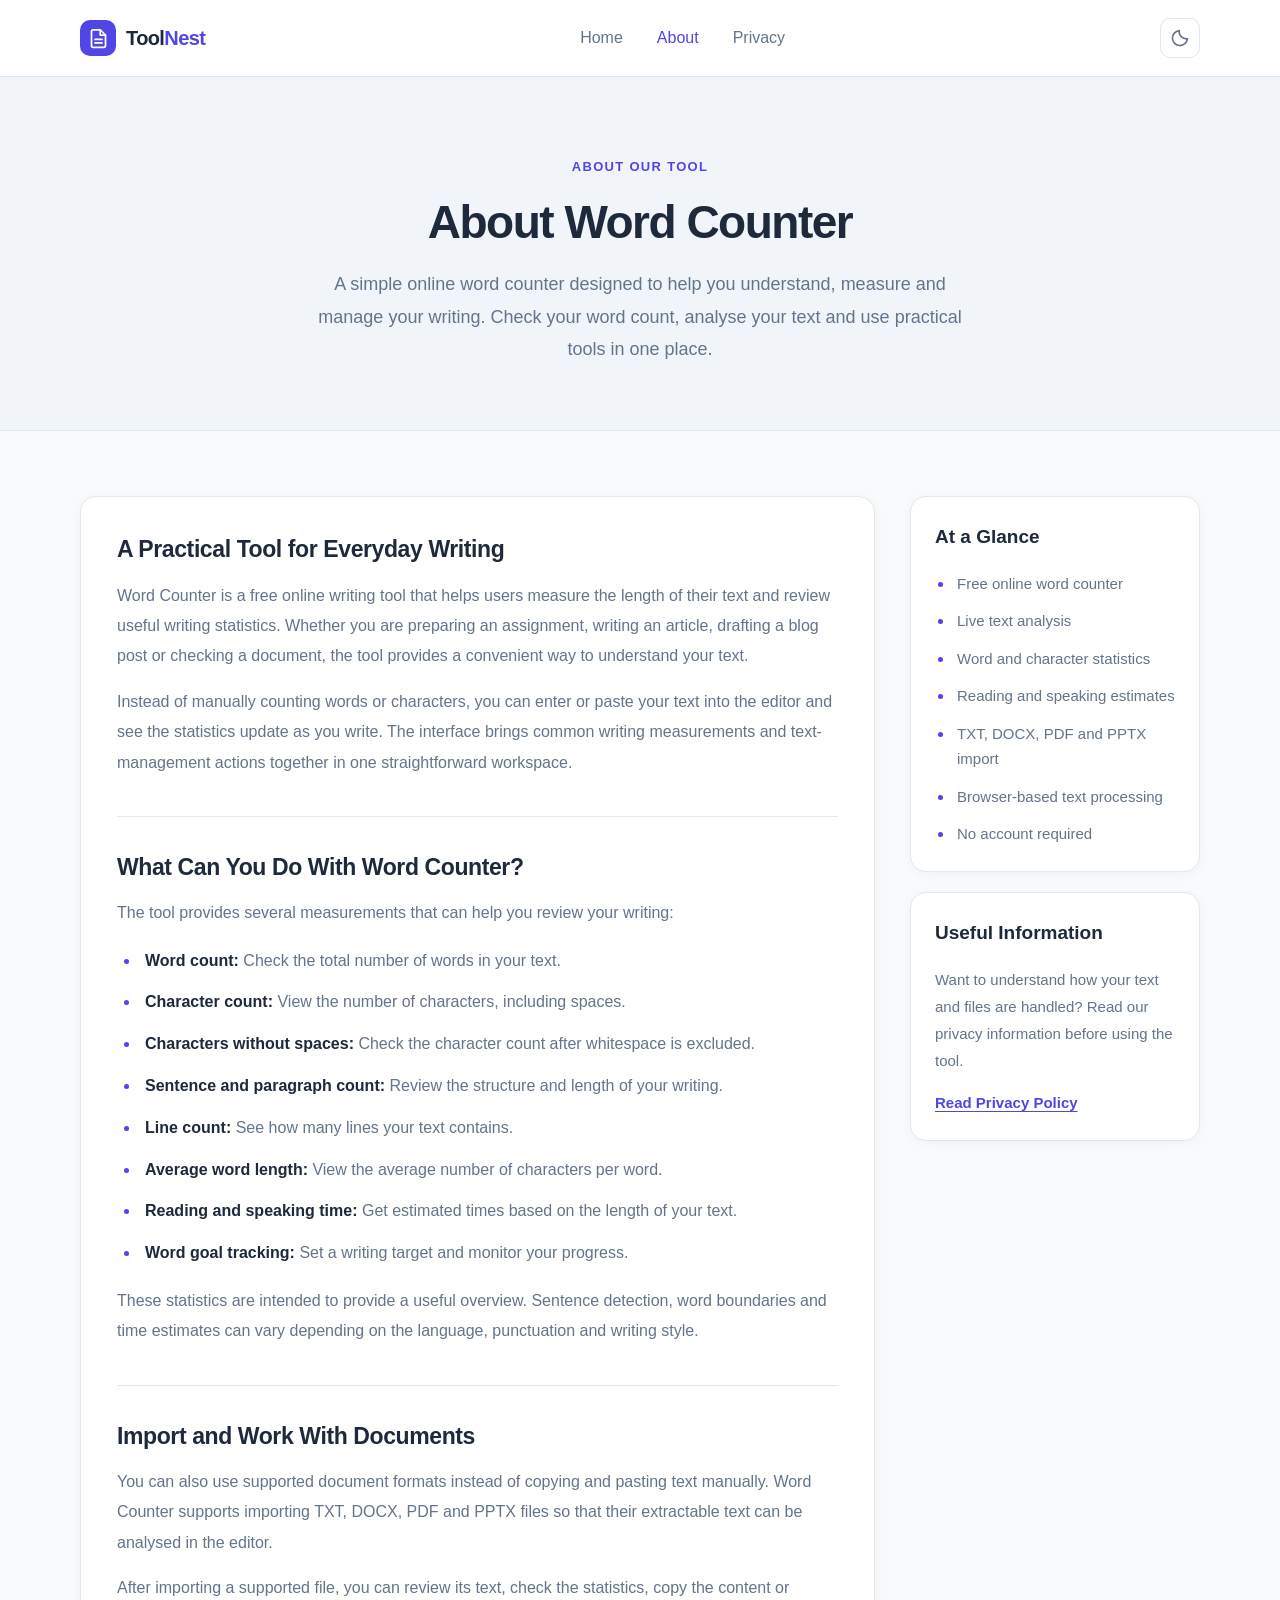
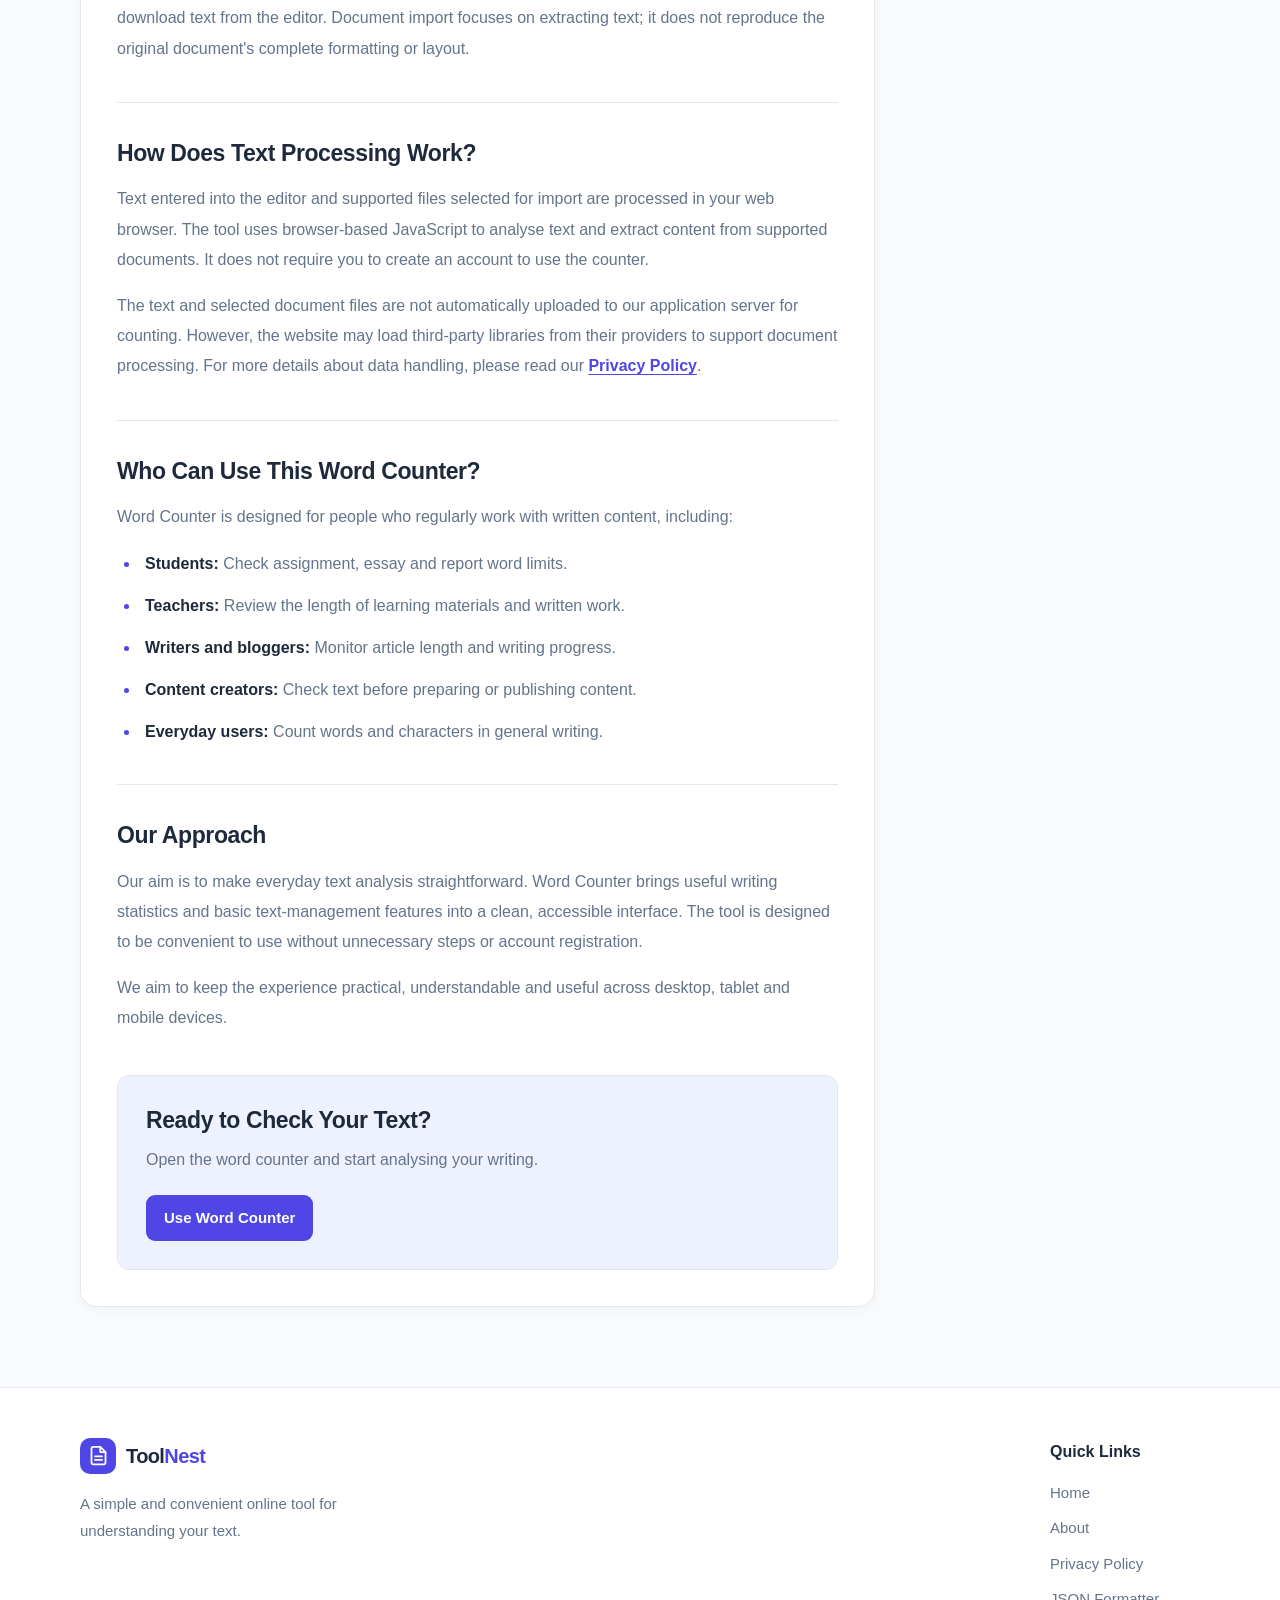
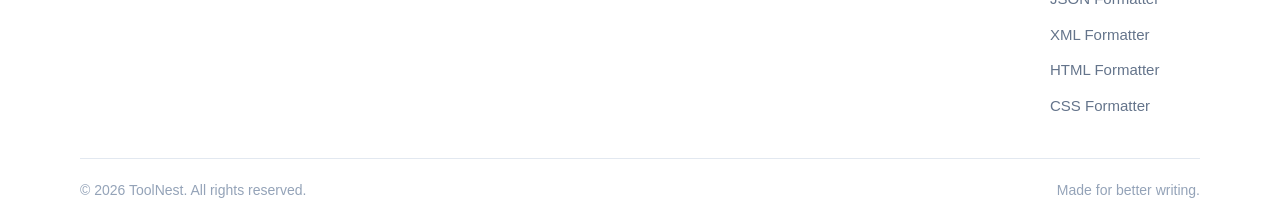
<file: about.html>
<!doctype html>
<html lang="en" data-theme="light">
  <head>
    <meta charset="UTF-8" />
    <meta name="viewport" content="width=device-width, initial-scale=1.0" />

    <title>About ToolNest - Free Online Tools</title>

    <meta
      name="description"
      content="Learn about Word Counter, a free online tool for counting words, characters, sentences and paragraphs, estimating reading time, and importing documents."
    />

    <meta name="robots" content="index, follow" />
    <meta name="theme-color" content="#F8FAFC" />

    <!-- Open Graph metadata -->
    <meta property="og:type" content="website" />
    <meta property="og:site_name" content="ToolNest" />
    <meta
      property="og:title"
      content="About Word Counter - Free Online Writing and Text Analysis Tool"
    />
    <meta
      property="og:description"
      content="Discover Word Counter's writing statistics, document import features and browser-based text analysis tools."
    />

    <!-- Twitter/X metadata -->
    <meta name="twitter:card" content="summary" />
    <meta
      name="twitter:title"
      content="About Word Counter - Free Online Writing and Text Analysis Tool"
    />
    <meta
      name="twitter:description"
      content="Learn about Word Counter and its free writing statistics and document tools."
    />

    <!-- Apply saved theme before loading stylesheets -->
    <script src="js/theme.js"></script>

    <!-- Shared styles -->
    <link rel="stylesheet" href="css/themes.css" />
    <link rel="stylesheet" href="css/style.css" />
    <link rel="stylesheet" href="css/responsive.css" />

    <!-- Page-specific styles -->
    <link rel="stylesheet" href="css/about.css" />
  </head>

  <body>
    <!-- HEADER -->

    <header class="site-header">
      <div class="container header-container">
        <a href="index.html" class="logo" aria-label="ToolNest Home">
          <span class="logo-icon">
            <svg
              viewBox="0 0 24 24"
              fill="none"
              stroke="currentColor"
              stroke-width="2"
              stroke-linecap="round"
              stroke-linejoin="round"
              aria-hidden="true"
            >
              <path
                d="M14 2H6a2 2 0 0 0-2 2v16a2 2 0 0 0 2 2h12a2 2 0 0 0 2-2V8z"
              />
              <path d="M14 2v6h6" />
              <path d="M8 13h8M8 17h8" />
            </svg>
          </span>

          <span class="logo-text">Tool<span>Nest</span></span>
        </a>

        <nav class="main-nav" aria-label="Main navigation">
          <a href="index.html" class="nav-link">Home</a>
          <a href="about.html" class="nav-link active" aria-current="page">
            About
          </a>
          <a href="privacy.html" class="nav-link">Privacy</a>
        </nav>

        <div class="header-actions">
          <button
            type="button"
            class="theme-toggle"
            id="theme-toggle"
            aria-label="Switch to dark theme"
            aria-pressed="false"
            title="Switch to dark theme"
          >
            <!-- Moon icon: shown in light theme -->
            <svg
              class="theme-icon theme-icon-moon"
              viewBox="0 0 24 24"
              fill="none"
              stroke="currentColor"
              stroke-width="2"
              stroke-linecap="round"
              stroke-linejoin="round"
              aria-hidden="true"
            >
              <path d="M20.9 13A9 9 0 0 1 11 3.1 9 9 0 1 0 20.9 13Z"></path>
            </svg>

            <!-- Sun icon: shown in dark theme -->
            <svg
              class="theme-icon theme-icon-sun"
              viewBox="0 0 24 24"
              fill="none"
              stroke="currentColor"
              stroke-width="2"
              stroke-linecap="round"
              stroke-linejoin="round"
              aria-hidden="true"
            >
              <circle cx="12" cy="12" r="4"></circle>
              <path d="M12 2v2"></path>
              <path d="M12 20v2"></path>
              <path d="m4.93 4.93 1.42 1.42"></path>
              <path d="m17.65 17.65 1.42 1.42"></path>
              <path d="M2 12h2"></path>
              <path d="M20 12h2"></path>
              <path d="m6.35 17.65-1.42 1.42"></path>
              <path d="m19.07 4.93-1.42 1.42"></path>
            </svg>
          </button>
        </div>
      </div>
    </header>

    <!-- MAIN CONTENT -->

    <main>
      <!-- PAGE INTRODUCTION -->

      <section class="content-hero">
        <div class="container content-hero-container">
          <span class="content-label">ABOUT OUR TOOL</span>

          <h1>About Word Counter</h1>

          <p>
            A simple online word counter designed to help you understand,
            measure and manage your writing. Check your word count, analyse your
            text and use practical tools in one place.
          </p>
        </div>
      </section>

      <!-- ABOUT CONTENT -->

      <section class="content-section">
        <div class="container content-layout">
          <article class="content-main">
            <section class="content-block">
              <h2>A Practical Tool for Everyday Writing</h2>

              <p>
                Word Counter is a free online writing tool that helps users
                measure the length of their text and review useful writing
                statistics. Whether you are preparing an assignment, writing an
                article, drafting a blog post or checking a document, the tool
                provides a convenient way to understand your text.
              </p>

              <p>
                Instead of manually counting words or characters, you can enter
                or paste your text into the editor and see the statistics update
                as you write. The interface brings common writing measurements
                and text-management actions together in one straightforward
                workspace.
              </p>
            </section>

            <section class="content-block">
              <h2>What Can You Do With Word Counter?</h2>

              <p>
                The tool provides several measurements that can help you review
                your writing:
              </p>

              <ul class="content-list">
                <li>
                  <strong>Word count:</strong>
                  Check the total number of words in your text.
                </li>

                <li>
                  <strong>Character count:</strong>
                  View the number of characters, including spaces.
                </li>

                <li>
                  <strong>Characters without spaces:</strong>
                  Check the character count after whitespace is excluded.
                </li>

                <li>
                  <strong>Sentence and paragraph count:</strong>
                  Review the structure and length of your writing.
                </li>

                <li>
                  <strong>Line count:</strong>
                  See how many lines your text contains.
                </li>

                <li>
                  <strong>Average word length:</strong>
                  View the average number of characters per word.
                </li>

                <li>
                  <strong>Reading and speaking time:</strong>
                  Get estimated times based on the length of your text.
                </li>

                <li>
                  <strong>Word goal tracking:</strong>
                  Set a writing target and monitor your progress.
                </li>
              </ul>

              <p>
                These statistics are intended to provide a useful overview.
                Sentence detection, word boundaries and time estimates can vary
                depending on the language, punctuation and writing style.
              </p>
            </section>

            <section class="content-block">
              <h2>Import and Work With Documents</h2>

              <p>
                You can also use supported document formats instead of copying
                and pasting text manually. Word Counter supports importing TXT,
                DOCX, PDF and PPTX files so that their extractable text can be
                analysed in the editor.
              </p>

              <p>
                After importing a supported file, you can review its text, check
                the statistics, copy the content or download text from the
                editor. Document import focuses on extracting text; it does not
                reproduce the original document's complete formatting or layout.
              </p>
            </section>

            <section class="content-block">
              <h2>How Does Text Processing Work?</h2>

              <p>
                Text entered into the editor and supported files selected for
                import are processed in your web browser. The tool uses
                browser-based JavaScript to analyse text and extract content
                from supported documents. It does not require you to create an
                account to use the counter.
              </p>

              <p>
                The text and selected document files are not automatically
                uploaded to our application server for counting. However, the
                website may load third-party libraries from their providers to
                support document processing. For more details about data
                handling, please read our
                <a href="privacy.html">Privacy Policy</a>.
              </p>
            </section>

            <section class="content-block">
              <h2>Who Can Use This Word Counter?</h2>

              <p>
                Word Counter is designed for people who regularly work with
                written content, including:
              </p>

              <ul class="content-list">
                <li>
                  <strong>Students:</strong>
                  Check assignment, essay and report word limits.
                </li>

                <li>
                  <strong>Teachers:</strong>
                  Review the length of learning materials and written work.
                </li>

                <li>
                  <strong>Writers and bloggers:</strong>
                  Monitor article length and writing progress.
                </li>

                <li>
                  <strong>Content creators:</strong>
                  Check text before preparing or publishing content.
                </li>

                <li>
                  <strong>Everyday users:</strong>
                  Count words and characters in general writing.
                </li>
              </ul>
            </section>

            <section class="content-block">
              <h2>Our Approach</h2>

              <p>
                Our aim is to make everyday text analysis straightforward. Word
                Counter brings useful writing statistics and basic
                text-management features into a clean, accessible interface. The
                tool is designed to be convenient to use without unnecessary
                steps or account registration.
              </p>

              <p>
                We aim to keep the experience practical, understandable and
                useful across desktop, tablet and mobile devices.
              </p>
            </section>

            <section class="content-cta">
              <h2>Ready to Check Your Text?</h2>

              <p>Open the word counter and start analysing your writing.</p>

              <a href="index.html" class="content-button"> Use Word Counter </a>
            </section>
          </article>

          <!-- PAGE SIDEBAR -->

          <aside class="content-sidebar" aria-label="About page information">
            <div class="sidebar-card">
              <h2>At a Glance</h2>

              <ul>
                <li>Free online word counter</li>
                <li>Live text analysis</li>
                <li>Word and character statistics</li>
                <li>Reading and speaking estimates</li>
                <li>TXT, DOCX, PDF and PPTX import</li>
                <li>Browser-based text processing</li>
                <li>No account required</li>
              </ul>
            </div>

            <div class="sidebar-card sidebar-note">
              <h2>Useful Information</h2>

              <p>
                Want to understand how your text and files are handled? Read our
                privacy information before using the tool.
              </p>

              <a href="privacy.html">Read Privacy Policy</a>
            </div>
          </aside>
        </div>
      </section>
    </main>

    <!-- FOOTER -->

    <footer class="site-footer">
      <div class="container">
        <div class="footer-main">
          <div class="footer-brand">
            <a href="index.html" class="logo">
              <span class="logo-icon">
                <svg
                  viewBox="0 0 24 24"
                  fill="none"
                  stroke="currentColor"
                  stroke-width="2"
                  stroke-linecap="round"
                  stroke-linejoin="round"
                  aria-hidden="true"
                >
                  <path
                    d="M14 2H6a2 2 0 0 0-2 2v16a2 2 0 0 0 2 2h12a2 2 0 0 0 2-2V8z"
                  />
                  <path d="M14 2v6h6" />
                  <path d="M8 13h8M8 17h8" />
                </svg>
              </span>

              <span class="logo-text">Tool<span>Nest</span></span>
            </a>

            <p>
              A simple and convenient online tool for understanding your text.
            </p>
          </div>

          <div class="footer-links">
            <h3>Quick Links</h3>

            <a href="#home">Home</a>
            <a href="about.html">About</a>
            <a href="privacy.html">Privacy Policy</a>
            <a href="json-formatter.html">JSON Formatter</a>
            <a href="xml-formatter.html">XML Formatter</a>
            <a href="html-formatter.html">HTML Formatter</a>
            <a href="css-formatter.html">CSS Formatter</a>
          </div>
        </div>

        <div class="footer-bottom">
          <p>
            &copy; <span id="current-year">2026</span>
            ToolNest. All rights reserved.
          </p>

          <span>Made for better writing.</span>
        </div>
      </div>
    </footer>
  </body>
</html>
</file>
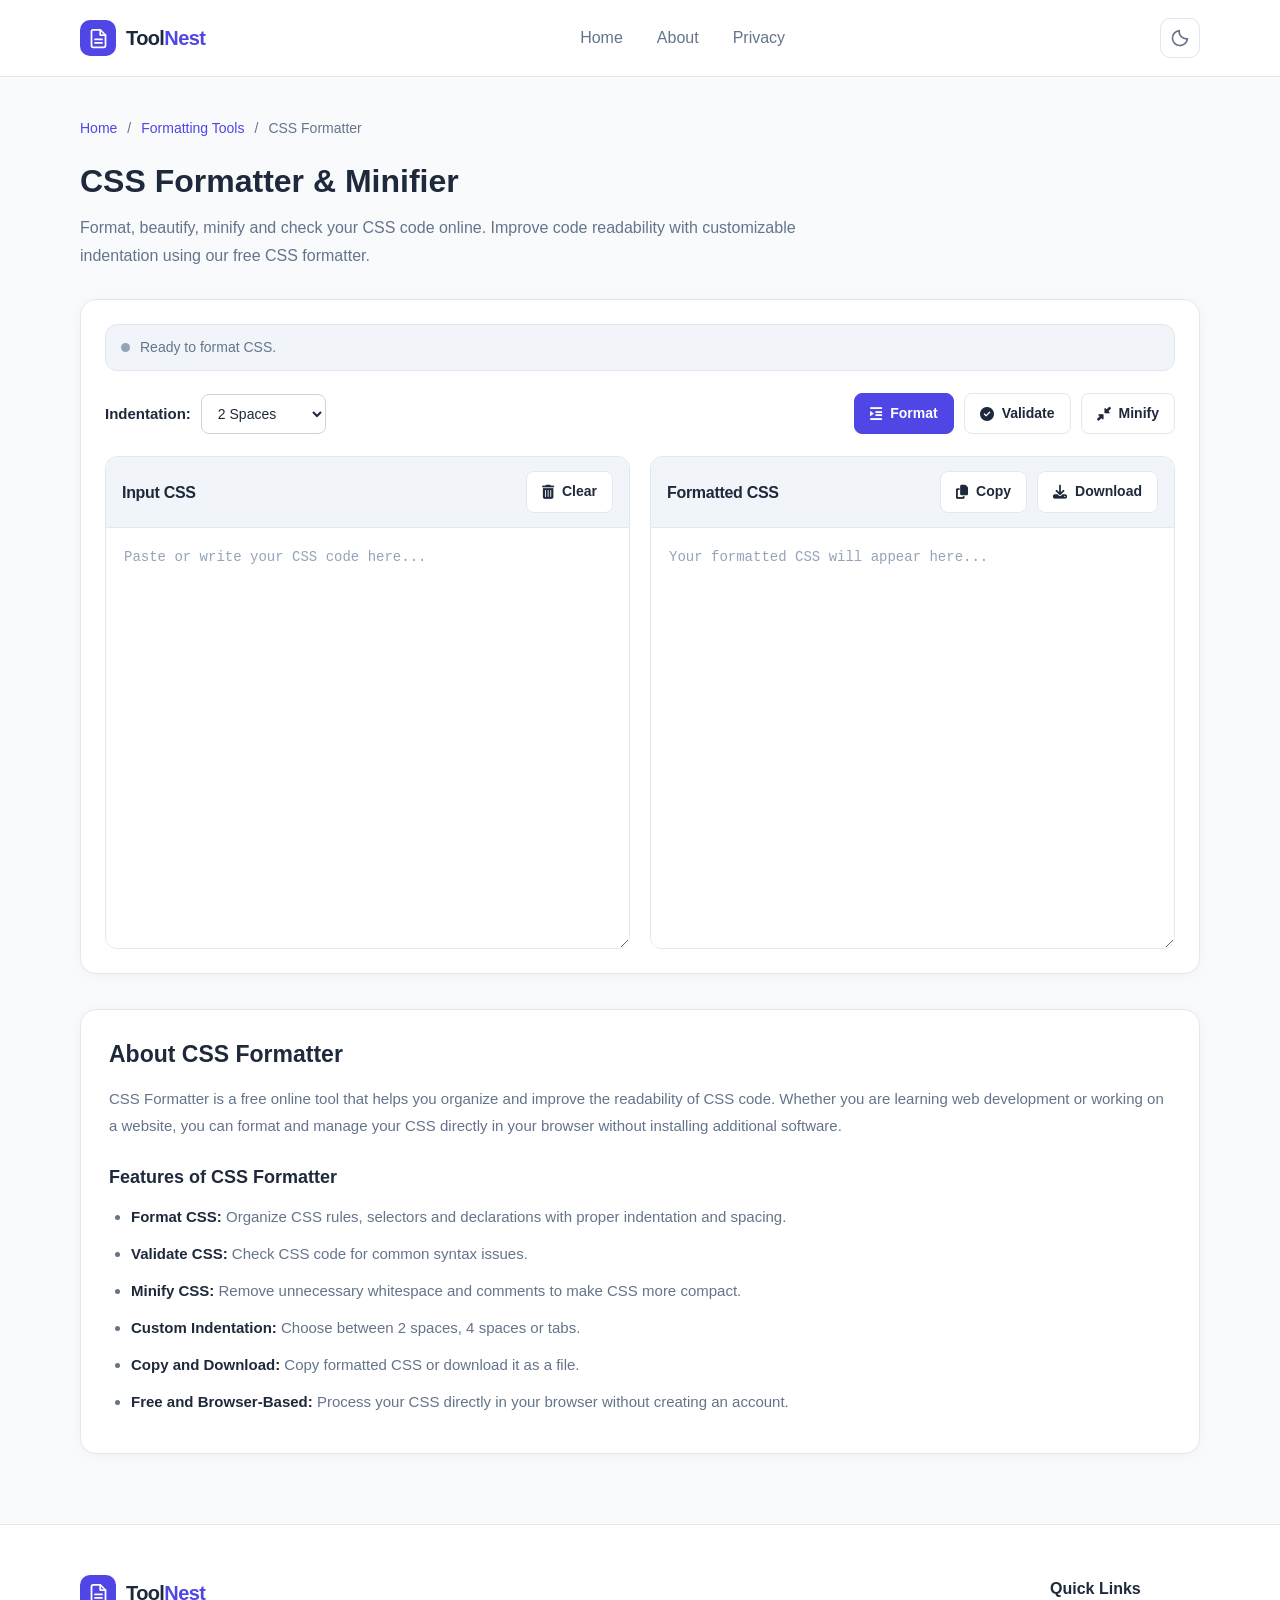
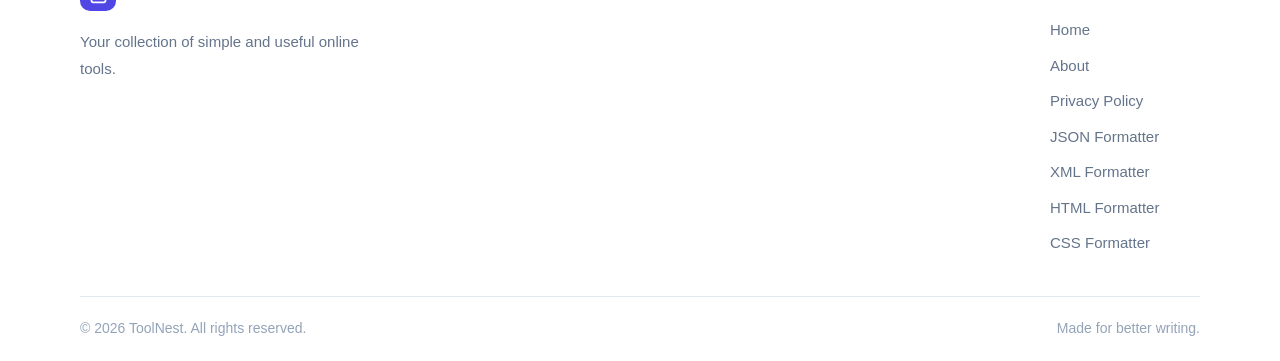
<file: css-formatter.html>
<!doctype html>
<html lang="en" data-theme="light">
  <head>
    <meta charset="UTF-8" />
    <meta name="viewport" content="width=device-width, initial-scale=1.0" />

    <title>Free CSS Formatter & Minifier Online - ToolNest</title>

    <meta
      name="description"
      content="Format, beautify, minify and validate CSS online for free. Improve CSS readability with customizable indentation using ToolNest."
    />

    <meta name="robots" content="index, follow" />
    <meta name="theme-color" content="#4f46e5" />

    <link
      rel="canonical"
      href="http://tool-nest.great-site.net/css-formatter.html"
    />

    <!-- Open Graph -->
    <meta property="og:type" content="website" />
    <meta
      property="og:title"
      content="Free CSS Formatter & Minifier - ToolNest"
    />
    <meta
      property="og:description"
      content="Beautify, format, minify and validate CSS online for free."
    />
    <meta
      property="og:url"
      content="http://tool-nest.great-site.net/css-formatter.html"
    />
    <meta property="og:site_name" content="ToolNest" />

    <!-- Twitter -->
    <meta name="twitter:card" content="summary" />
    <meta
      name="twitter:title"
      content="Free CSS Formatter & Minifier - ToolNest"
    />
    <meta
      name="twitter:description"
      content="Format, beautify and minify CSS online for free."
    />

    <!-- Theme -->
    <script src="js/theme.js"></script>

    <!-- Stylesheets -->
    <link rel="stylesheet" href="css/themes.css" />
    <link rel="stylesheet" href="css/style.css" />
    <link rel="stylesheet" href="css/responsive.css" />
    <link rel="stylesheet" href="css/css-formatter.css" />

    <!-- Icons -->
    <link
      rel="stylesheet"
      href="https://cdnjs.cloudflare.com/ajax/libs/font-awesome/6.5.2/css/all.min.css"
    />

    <!-- Structured Data -->
    <script type="application/ld+json">
      {
        "@context": "https://schema.org",
        "@type": "WebApplication",
        "name": "ToolNest CSS Formatter",
        "url": "http://tool-nest.great-site.net/css-formatter.html",
        "description": "A free online CSS formatter, beautifier and minifier.",
        "applicationCategory": "DeveloperApplication",
        "operatingSystem": "Any",
        "offers": {
          "@type": "Offer",
          "price": "0",
          "priceCurrency": "USD"
        }
      }
    </script>
  </head>

  <body>
    <!-- Header -->
    <header class="site-header">
      <div class="container header-container">
        <a href="index.html" class="logo" aria-label="ToolNest Home">
          <span class="logo-icon">
            <svg
              viewBox="0 0 24 24"
              fill="none"
              stroke="currentColor"
              stroke-width="2"
              stroke-linecap="round"
              stroke-linejoin="round"
              aria-hidden="true"
            >
              <path
                d="M14 2H6a2 2 0 0 0-2 2v16a2 2 0 0 0 2 2h12a2 2 0 0 0 2-2V8z"
              />
              <path d="M14 2v6h6" />
              <path d="M8 13h8M8 17h8" />
            </svg>
          </span>

          <span class="logo-text">Tool<span>Nest</span></span>
        </a>

        <nav class="main-nav" aria-label="Main navigation">
          <a href="index.html#home" class="nav-link">Home</a>
          <a href="about.html" class="nav-link">About</a>
          <a href="privacy.html" class="nav-link">Privacy</a>
        </nav>

        <div class="header-actions">
          <button
            type="button"
            class="theme-toggle"
            id="theme-toggle"
            aria-label="Switch theme"
            aria-pressed="false"
            title="Switch theme"
          >
            <svg
              class="theme-icon theme-icon-moon"
              viewBox="0 0 24 24"
              fill="none"
              stroke="currentColor"
              stroke-width="2"
              stroke-linecap="round"
              stroke-linejoin="round"
              aria-hidden="true"
            >
              <path d="M20.9 13A9 9 0 0 1 11 3.1 9 9 0 1 0 20.9 13Z" />
            </svg>

            <svg
              class="theme-icon theme-icon-sun"
              viewBox="0 0 24 24"
              fill="none"
              stroke="currentColor"
              stroke-width="2"
              stroke-linecap="round"
              stroke-linejoin="round"
              aria-hidden="true"
            >
              <circle cx="12" cy="12" r="4" />
              <path d="M12 2v2M12 20v2" />
              <path d="m4.93 4.93 1.42 1.42" />
              <path d="m17.65 17.65 1.42 1.42" />
              <path d="M2 12h2M20 12h2" />
              <path d="m6.35 17.65-1.42 1.42" />
              <path d="m19.07 4.93-1.42 1.42" />
            </svg>
          </button>
        </div>
      </div>
    </header>

    <!-- Main Content -->
    <main class="css-page">
      <div class="container">
        <!-- Introduction -->
        <section class="css-intro">
          <nav class="css-breadcrumb" aria-label="Breadcrumb">
            <a href="index.html">Home</a>
            <span aria-hidden="true">/</span>
            <a href="index.html#formatting-tools">Formatting Tools</a>
            <span aria-hidden="true">/</span>
            <span aria-current="page">CSS Formatter</span>
          </nav>

          <h1>CSS Formatter & Minifier</h1>

          <p>
            Format, beautify, minify and check your CSS code online. Improve
            code readability with customizable indentation using our free CSS
            formatter.
          </p>
        </section>

        <!-- CSS Formatter Tool -->

        <section class="css-tool" aria-label="CSS formatting tool">
          <!-- Status -->
          <div
            class="css-status"
            id="cssStatus"
            role="status"
            aria-live="polite"
          >
            <span class="status-indicator"></span>
            <span id="statusMessage">Ready to format CSS.</span>
          </div>

          <!-- Toolbar -->
          <div class="css-toolbar">
            <div class="indent-control">
              <label for="indentSize">Indentation:</label>

              <select id="indentSize">
                <option value="2">2 Spaces</option>
                <option value="4">4 Spaces</option>
                <option value="tab">Tab</option>
              </select>
            </div>

            <div class="css-actions">
              <button
                type="button"
                class="css-btn css-btn-primary"
                id="formatBtn"
              >
                <i class="fas fa-indent"></i>
                Format
              </button>

              <button type="button" class="css-btn" id="validateBtn">
                <i class="fas fa-check-circle"></i>
                Validate
              </button>

              <button type="button" class="css-btn" id="minifyBtn">
                <i class="fas fa-compress-alt"></i>
                Minify
              </button>
            </div>
          </div>

          <!-- Editors -->
          <div class="css-editors">
            <!-- Input Editor -->
            <div class="css-editor-panel">
              <div class="editor-header">
                <h2>Input CSS</h2>

                <button type="button" class="editor-action" id="clearBtn">
                  <i class="fas fa-trash-alt"></i>
                  Clear
                </button>
              </div>

              <textarea
                id="cssInput"
                class="css-textarea"
                placeholder="Paste or write your CSS code here..."
                spellcheck="false"
                aria-label="CSS input"
              ></textarea>
            </div>

            <!-- Output Editor -->
            <div class="css-editor-panel">
              <div class="editor-header">
                <h2>Formatted CSS</h2>

                <div class="output-actions">
                  <button type="button" class="editor-action" id="copyBtn">
                    <i class="fas fa-copy"></i>
                    Copy
                  </button>

                  <button type="button" class="editor-action" id="downloadBtn">
                    <i class="fas fa-download"></i>
                    Download
                  </button>
                </div>
              </div>

              <textarea
                id="cssOutput"
                class="css-textarea css-output"
                placeholder="Your formatted CSS will appear here..."
                spellcheck="false"
                aria-label="Formatted CSS output"
                readonly
              ></textarea>
            </div>
          </div>

          <!-- Error Messages -->
          <div
            class="css-error"
            id="cssError"
            role="alert"
            aria-live="assertive"
            hidden
          >
            <i class="fas fa-exclamation-circle"></i>
            <span id="errorMessage"></span>
          </div>
        </section>

        <!-- Information Section -->
        <section class="css-information">
          <h2>About CSS Formatter</h2>

          <p>
            CSS Formatter is a free online tool that helps you organize and
            improve the readability of CSS code. Whether you are learning web
            development or working on a website, you can format and manage your
            CSS directly in your browser without installing additional software.
          </p>

          <h3>Features of CSS Formatter</h3>

          <ul>
            <li>
              <strong>Format CSS:</strong>
              Organize CSS rules, selectors and declarations with proper
              indentation and spacing.
            </li>

            <li>
              <strong>Validate CSS:</strong>
              Check CSS code for common syntax issues.
            </li>

            <li>
              <strong>Minify CSS:</strong>
              Remove unnecessary whitespace and comments to make CSS more
              compact.
            </li>

            <li>
              <strong>Custom Indentation:</strong>
              Choose between 2 spaces, 4 spaces or tabs.
            </li>

            <li>
              <strong>Copy and Download:</strong>
              Copy formatted CSS or download it as a file.
            </li>

            <li>
              <strong>Free and Browser-Based:</strong>
              Process your CSS directly in your browser without creating an
              account.
            </li>
          </ul>
        </section>
      </div>
    </main>

    <!-- Footer -->
    <footer class="site-footer">
      <div class="container">
        <div class="footer-main">
          <div class="footer-brand">
            <a href="index.html" class="logo">
              <span class="logo-icon">
                <svg
                  viewBox="0 0 24 24"
                  fill="none"
                  stroke="currentColor"
                  stroke-width="2"
                  stroke-linecap="round"
                  stroke-linejoin="round"
                  aria-hidden="true"
                >
                  <path
                    d="M14 2H6a2 2 0 0 0-2 2v16a2 2 0 0 0 2 2h12a2 2 0 0 0 2-2V8z"
                  />
                  <path d="M14 2v6h6" />
                  <path d="M8 13h8M8 17h8" />
                </svg>
              </span>

              <span class="logo-text">Tool<span>Nest</span></span>
            </a>

            <p>Your collection of simple and useful online tools.</p>
          </div>

          <div class="footer-links">
            <h3>Quick Links</h3>

            <a href="index.html#home">Home</a>
            <a href="about.html">About</a>
            <a href="privacy.html">Privacy Policy</a>
            <a href="json-formatter.html">JSON Formatter</a>
            <a href="xml-formatter.html">XML Formatter</a>
            <a href="html-formatter.html">HTML Formatter</a>
            <a href="css-formatter.html">CSS Formatter</a>
          </div>
        </div>

        <div class="footer-bottom">
          <p>
            &copy; <span id="current-year">2026</span>
            ToolNest. All rights reserved.
          </p>

          <span>Made for better writing.</span>
        </div>
      </div>
    </footer>
    <!-- JavaScript -->
    <script src="js/css-formatter.js"></script>
  </body>
</html>
</file>
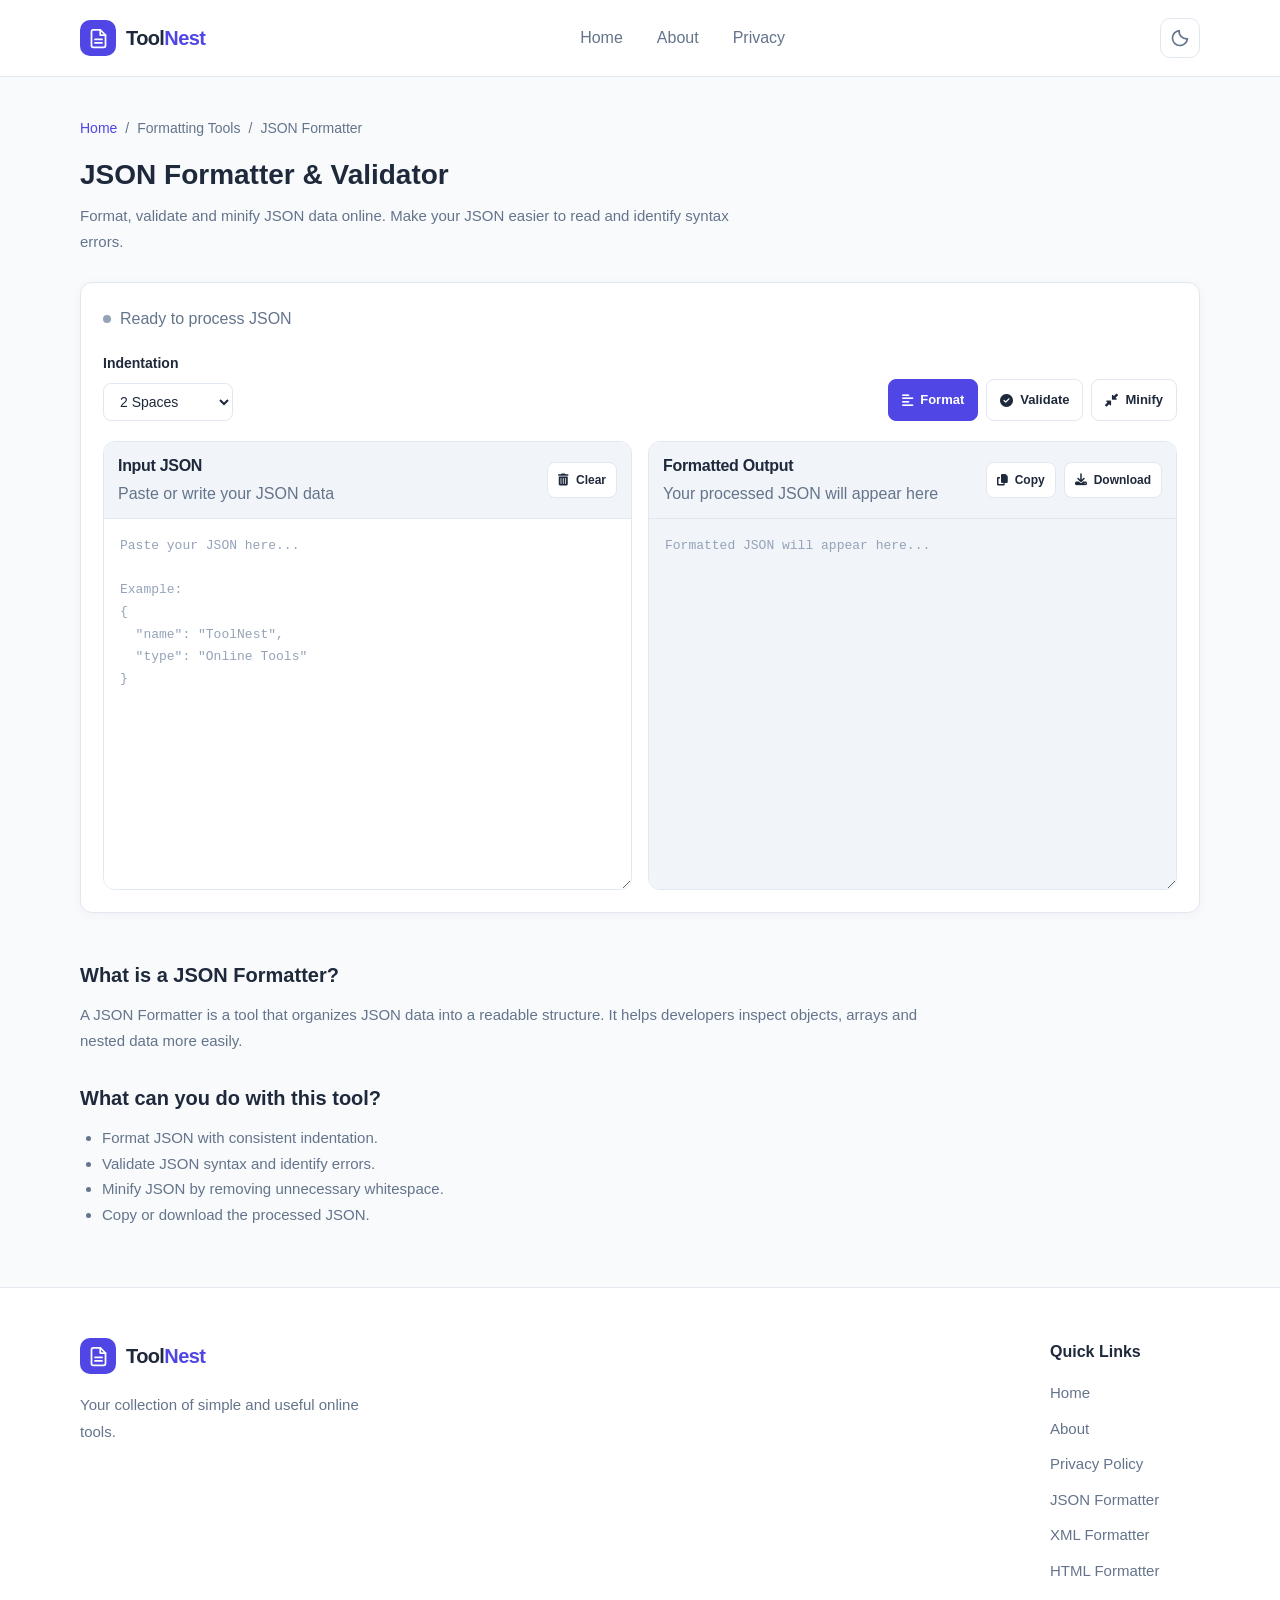
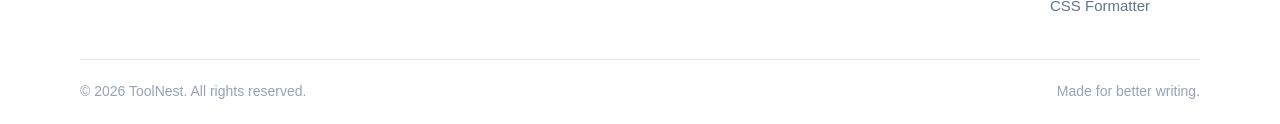
<file: json-formatter.html>
<!doctype html>
<html lang="en" data-theme="light">
  <head>
    <meta charset="UTF-8" />
    <meta name="viewport" content="width=device-width, initial-scale=1.0" />

    <title>Free JSON Formatter & Validator Online - ToolNest</title>

    <meta
      name="description"
      content="Format, validate and minify JSON online for free. Choose indentation, check JSON syntax, and download formatted data with ToolNest."
    />

    <link
      rel="canonical"
      href="http://tool-nest.great-site.net/json-formatter.html"
    />

    <meta
      property="og:url"
      content="http://tool-nest.great-site.net/json-formatter.html"
    />

    <meta name="robots" content="index, follow" />
    <meta name="theme-color" content="#F8FAFC" />

    <!-- Open Graph metadata -->
    <meta property="og:type" content="website" />
    <meta property="og:site_name" content="ToolNest" />
    <meta
      property="og:title"
      content="Free JSON Formatter & Validator Online - ToolNest"
    />
    <meta
      property="og:description"
      content="Format, validate and minify JSON online for free with customizable indentation and downloadable output."
    />

    <!-- Twitter/X metadata -->
    <meta name="twitter:card" content="summary" />
    <meta
      name="twitter:title"
      content="Free JSON Formatter & Validator Online - ToolNest"
    />
    <meta
      name="twitter:description"
      content="Format, validate and minify JSON online for free with ToolNest."
    />

    <!-- Structured Data: JSON Formatter Web Application -->
    <script type="application/ld+json">
      {
        "@context": "https://schema.org",
        "@type": "WebApplication",
        "name": "ToolNest JSON Formatter & Validator",
        "url": "http://tool-nest.great-site.net/json-formatter.html",
        "description": "A free online JSON formatter and validator. Format, validate, minify, copy and download JSON data.",
        "applicationCategory": "DeveloperApplication",
        "operatingSystem": "Any",
        "offers": {
          "@type": "Offer",
          "price": "0"
        }
      }
    </script>

    <!-- Apply saved theme before stylesheets -->
    <script src="js/theme.js"></script>

    <!-- Stylesheets -->
    <link rel="stylesheet" href="css/themes.css" />
    <link rel="stylesheet" href="css/style.css" />
    <link rel="stylesheet" href="css/responsive.css" />
    <link rel="stylesheet" href="css/json-formatter.css" />

    <!-- Font Awesome (only if not already included by your shared styles/pages) -->
    <link
      rel="stylesheet"
      href="https://cdnjs.cloudflare.com/ajax/libs/font-awesome/6.5.2/css/all.min.css"
    />
  </head>

  <body>
    <!-- HEADER -->

    <header class="site-header">
      <div class="container header-container">
        <a href="index.html" class="logo" aria-label="ToolNest Home">
          <span class="logo-icon">
            <svg
              viewBox="0 0 24 24"
              fill="none"
              stroke="currentColor"
              stroke-width="2"
              stroke-linecap="round"
              stroke-linejoin="round"
              aria-hidden="true"
            >
              <path
                d="M14 2H6a2 2 0 0 0-2 2v16a2 2 0 0 0 2 2h12a2 2 0 0 0 2-2V8z"
              />
              <path d="M14 2v6h6" />
              <path d="M8 13h8M8 17h8" />
            </svg>
          </span>

          <span class="logo-text">Tool<span>Nest</span></span>
        </a>

        <nav class="main-nav" aria-label="Main navigation">
          <a href="index.html#home" class="nav-link">Home</a>
          <a href="about.html" class="nav-link">About</a>
          <a href="privacy.html" class="nav-link">Privacy</a>
        </nav>

        <div class="header-actions">
          <button
            type="button"
            class="theme-toggle"
            id="theme-toggle"
            aria-label="Switch theme"
            aria-pressed="false"
            title="Switch theme"
          >
            <svg
              class="theme-icon theme-icon-moon"
              viewBox="0 0 24 24"
              fill="none"
              stroke="currentColor"
              stroke-width="2"
              stroke-linecap="round"
              stroke-linejoin="round"
              aria-hidden="true"
            >
              <path d="M20.9 13A9 9 0 0 1 11 3.1 9 9 0 1 0 20.9 13Z" />
            </svg>

            <svg
              class="theme-icon theme-icon-sun"
              viewBox="0 0 24 24"
              fill="none"
              stroke="currentColor"
              stroke-width="2"
              stroke-linecap="round"
              stroke-linejoin="round"
              aria-hidden="true"
            >
              <circle cx="12" cy="12" r="4" />
              <path d="M12 2v2M12 20v2" />
              <path d="m4.93 4.93 1.42 1.42" />
              <path d="m17.65 17.65 1.42 1.42" />
              <path d="M2 12h2M20 12h2" />
              <path d="m6.35 17.65-1.42 1.42" />
              <path d="m19.07 4.93-1.42 1.42" />
            </svg>
          </button>
        </div>
      </div>
    </header>

    <!-- MAIN CONTENT -->
    <main class="json-page">
      <div class="container">
        <!-- PAGE INTRODUCTION -->
        <section class="json-intro">
          <nav class="json-breadcrumb" aria-label="Breadcrumb">
            <a href="index.html">Home</a>
            <span aria-hidden="true">/</span>
            <span>Formatting Tools</span>
            <span aria-hidden="true">/</span>
            <span aria-current="page">JSON Formatter</span>
          </nav>

          <h1>JSON Formatter & Validator</h1>

          <p>
            Format, validate and minify JSON data online. Make your JSON easier
            to read and identify syntax errors.
          </p>
        </section>

        <!-- JSON TOOL -->
        <section class="json-tool">
          <!-- TOOL STATUS -->
          <div
            class="json-status"
            id="jsonStatus"
            aria-live="polite"
            aria-atomic="true"
          >
            <span class="status-indicator"></span>
            <span id="statusMessage">Ready to process JSON</span>
          </div>

          <!-- TOOL CONTROLS -->
          <div class="json-toolbar">
            <div class="indent-control">
              <label for="indentSize">Indentation</label>

              <select id="indentSize">
                <option value="2">2 Spaces</option>
                <option value="4">4 Spaces</option>
                <option value="tab">Tab</option>
              </select>
            </div>

            <div class="json-actions">
              <button
                type="button"
                class="json-btn json-btn-primary"
                id="formatBtn"
              >
                <i class="fas fa-align-left" aria-hidden="true"></i>
                Format
              </button>

              <button type="button" class="json-btn" id="validateBtn">
                <i class="fas fa-check-circle" aria-hidden="true"></i>
                Validate
              </button>

              <button type="button" class="json-btn" id="minifyBtn">
                <i class="fas fa-compress-alt" aria-hidden="true"></i>
                Minify
              </button>
            </div>
          </div>

          <!-- EDITOR PANELS -->
          <div class="json-editors">
            <!-- INPUT -->
            <div class="json-editor-panel" aria-labelledby="inputHeading">
              <div class="editor-header">
                <div>
                  <h2 id="inputHeading">Input JSON</h2>
                  <span>Paste or write your JSON data</span>
                </div>

                <button type="button" class="editor-action" id="clearBtn">
                  <i class="fas fa-trash-alt" aria-hidden="true"></i>
                  Clear
                </button>
              </div>

              <textarea
                id="jsonInput"
                class="json-textarea"
                placeholder='Paste your JSON here...&#10;&#10;Example:&#10;{&#10;  "name": "ToolNest",&#10;  "type": "Online Tools"&#10;}'
                spellcheck="false"
                aria-label="JSON input"
              ></textarea>
            </div>

            <!-- OUTPUT -->
            <div class="json-editor-panel" aria-labelledby="outputHeading">
              <div class="editor-header">
                <div>
                  <h2 id="outputHeading">Formatted Output</h2>
                  <span>Your processed JSON will appear here</span>
                </div>

                <div class="output-actions">
                  <button type="button" class="editor-action" id="copyBtn">
                    <i class="fas fa-copy" aria-hidden="true"></i>
                    Copy
                  </button>

                  <button type="button" class="editor-action" id="downloadBtn">
                    <i class="fas fa-download" aria-hidden="true"></i>
                    Download
                  </button>
                </div>
              </div>

              <textarea
                id="jsonOutput"
                class="json-textarea json-output"
                placeholder="Formatted JSON will appear here..."
                spellcheck="false"
                readonly
                aria-label="Formatted JSON output"
              ></textarea>
            </div>
          </div>

          <!-- ERROR DETAILS -->
          <div
            class="json-error"
            id="jsonError"
            hidden
            role="alert"
            aria-atomic="true"
          >
            <h3>JSON Error</h3>
            <p id="errorMessage"></p>
          </div>
        </section>

        <!-- INFORMATION SECTION -->
        <section class="json-information">
          <h2>What is a JSON Formatter?</h2>

          <p>
            A JSON Formatter is a tool that organizes JSON data into a readable
            structure. It helps developers inspect objects, arrays and nested
            data more easily.
          </p>

          <h2>What can you do with this tool?</h2>

          <ul>
            <li>Format JSON with consistent indentation.</li>
            <li>Validate JSON syntax and identify errors.</li>
            <li>Minify JSON by removing unnecessary whitespace.</li>
            <li>Copy or download the processed JSON.</li>
          </ul>
        </section>
      </div>
    </main>

    <!-- FOOTER -->

    <footer class="site-footer">
      <div class="container">
        <div class="footer-main">
          <div class="footer-brand">
            <a href="index.html" class="logo">
              <span class="logo-icon">
                <svg
                  viewBox="0 0 24 24"
                  fill="none"
                  stroke="currentColor"
                  stroke-width="2"
                  stroke-linecap="round"
                  stroke-linejoin="round"
                  aria-hidden="true"
                >
                  <path
                    d="M14 2H6a2 2 0 0 0-2 2v16a2 2 0 0 0 2 2h12a2 2 0 0 0 2-2V8z"
                  />
                  <path d="M14 2v6h6" />
                  <path d="M8 13h8M8 17h8" />
                </svg>
              </span>

              <span class="logo-text">Tool<span>Nest</span></span>
            </a>

            <p>Your collection of simple and useful online tools.</p>
          </div>

          <div class="footer-links">
            <h3>Quick Links</h3>

            <a href="index.html#home">Home</a>
            <a href="about.html">About</a>
            <a href="privacy.html">Privacy Policy</a>
            <a href="json-formatter.html">JSON Formatter</a>
            <a href="xml-formatter.html">XML Formatter</a>
            <a href="html-formatter.html">HTML Formatter</a>
            <a href="css-formatter.html">CSS Formatter</a>
          </div>
        </div>

        <div class="footer-bottom">
          <p>
            &copy; <span id="current-year">2026</span>
            ToolNest. All rights reserved.
          </p>

          <span>Made for better writing.</span>
        </div>
      </div>
    </footer>
    <!-- JavaScript -->
    <script src="js/json-formatter.js"></script>
  </body>
</html>
</file>
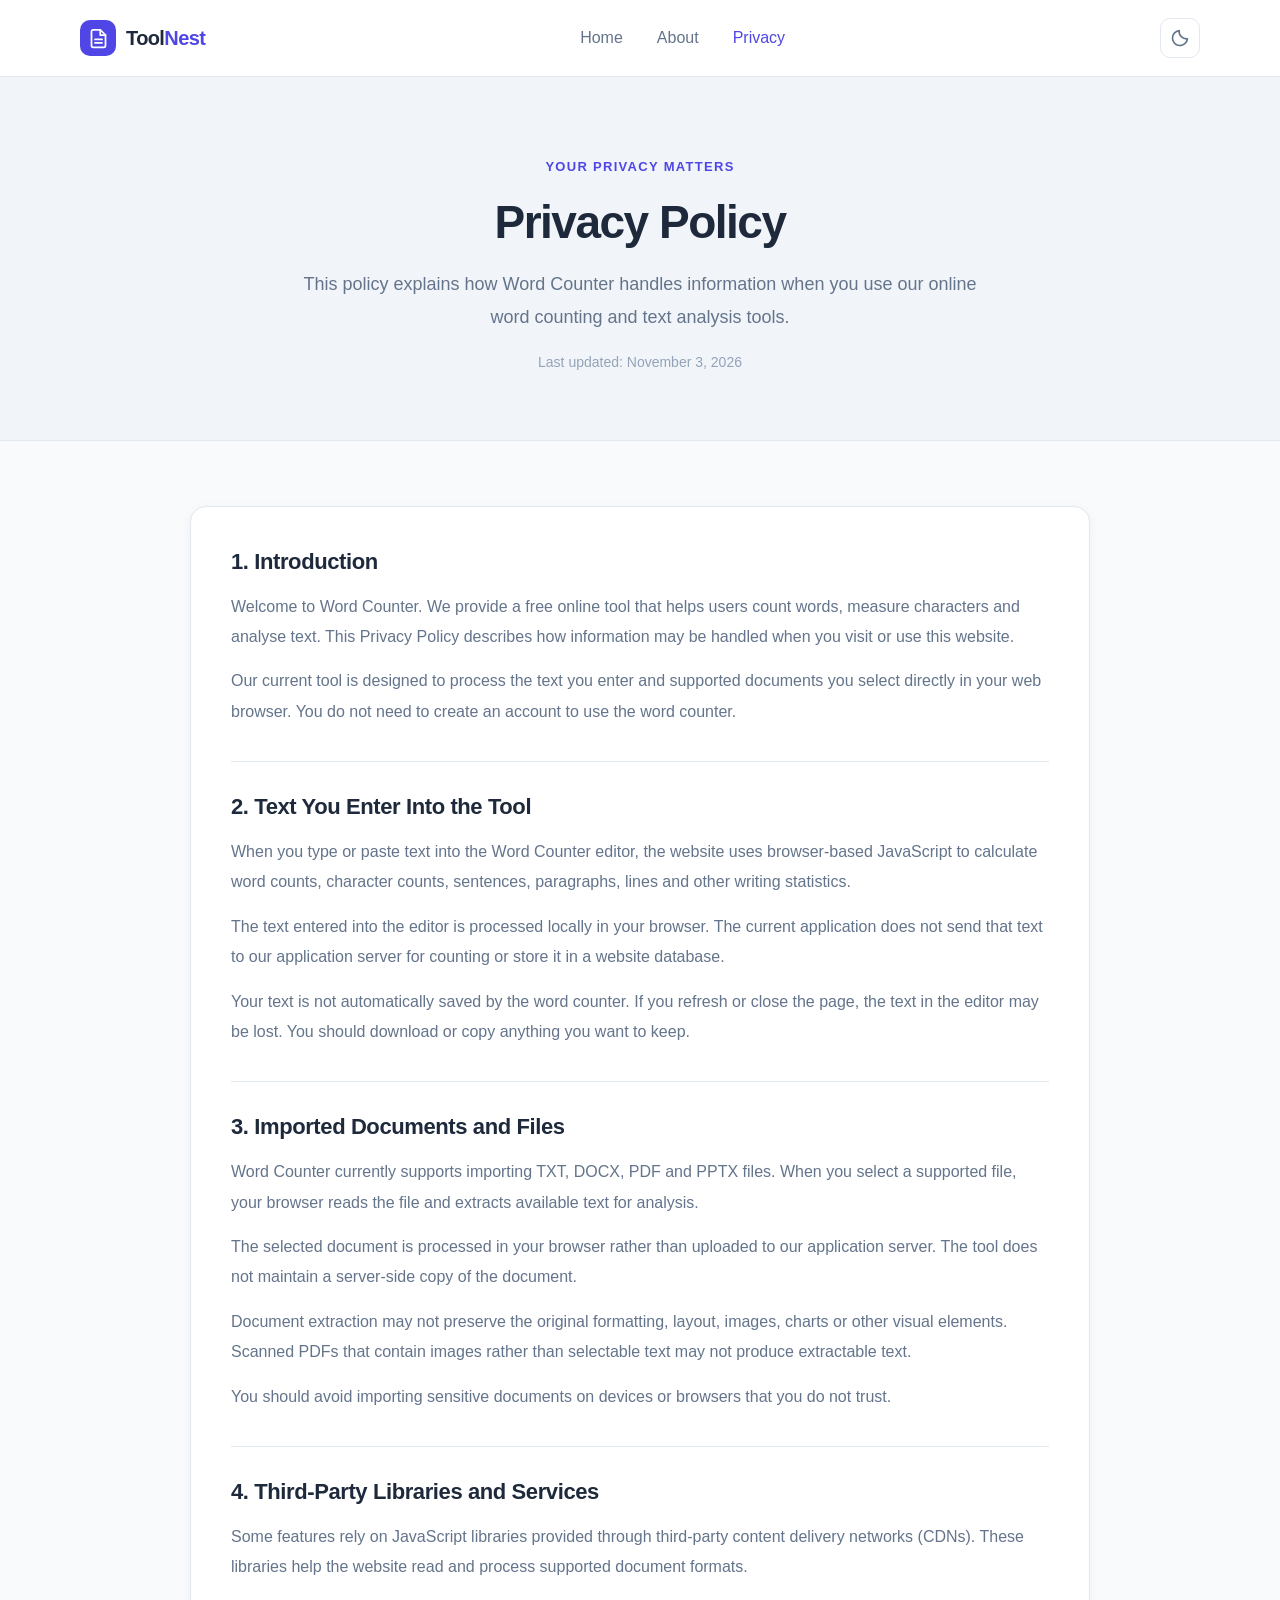
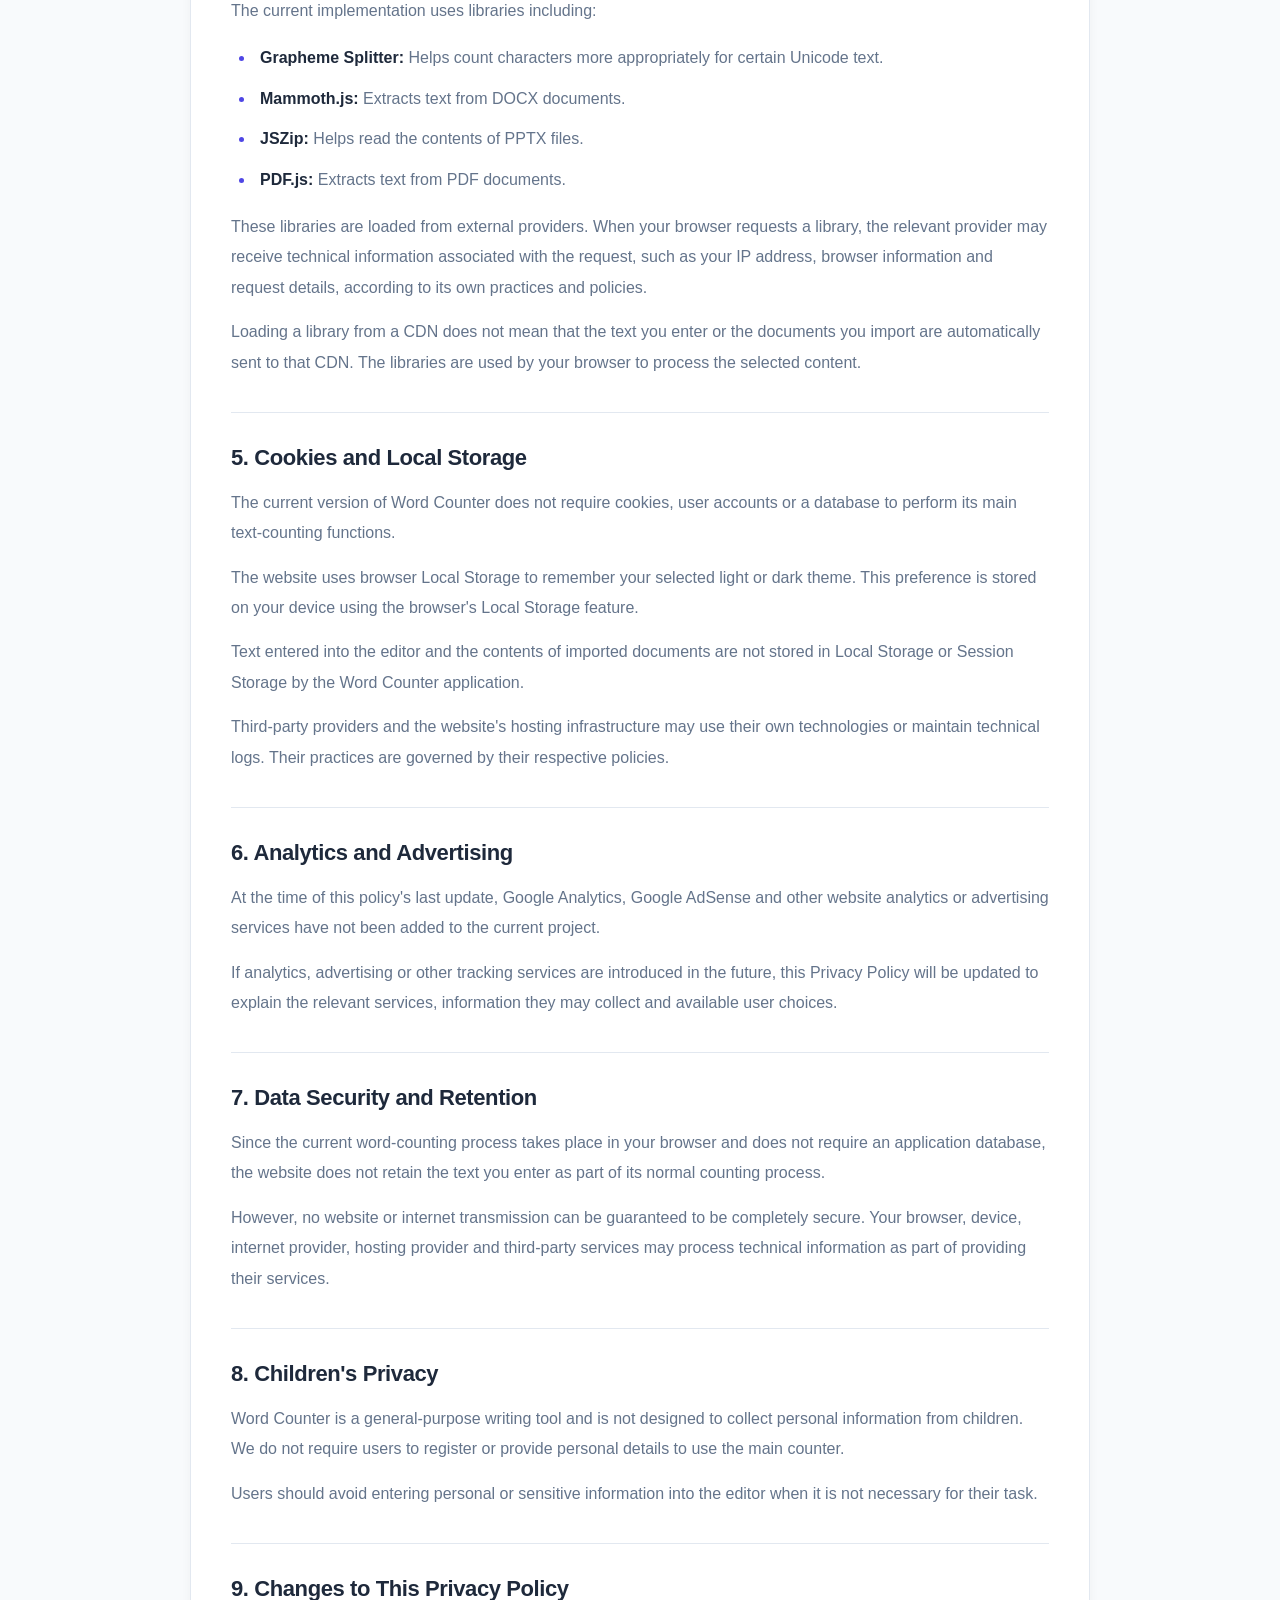
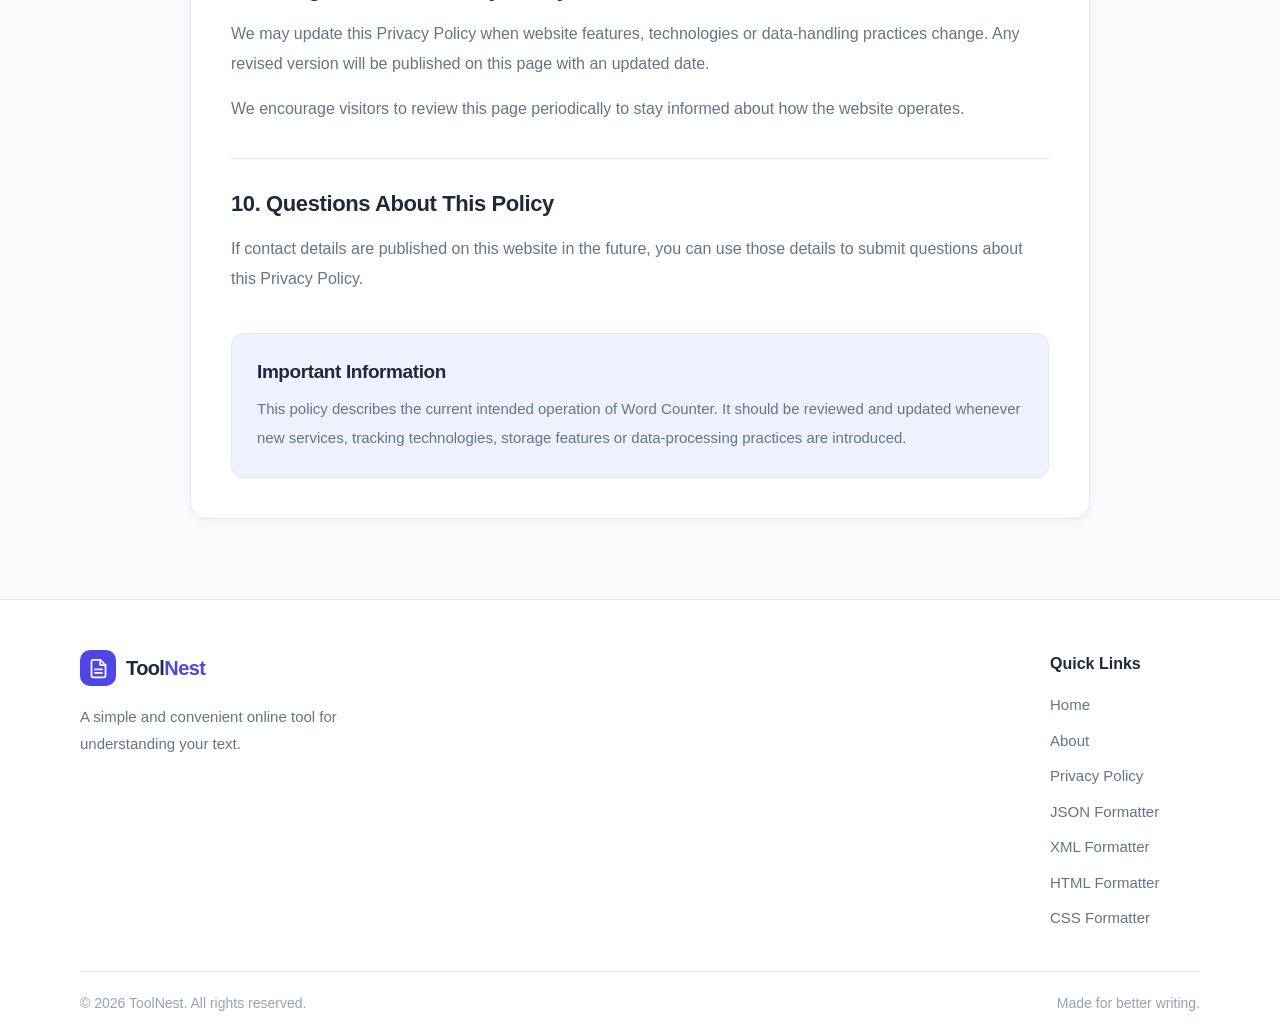
<file: privacy.html>
<!doctype html>
<html lang="en" data-theme="light">
  <head>
    <meta charset="UTF-8" />
    <meta name="viewport" content="width=device-width, initial-scale=1.0" />

    <title>Privacy Policy - ToolNest</title>

    <meta
      name="description"
      content="Read the Word Counter Privacy Policy to understand how text, imported documents, browser storage and third-party libraries are handled."
    />

    <meta name="robots" content="index, follow" />
    <meta name="theme-color" content="#F8FAFC" />

    <!-- Open Graph metadata -->
    <meta property="og:type" content="website" />
    <meta property="og:site_name" content=	ToolNest" />
    <meta property="og:title" content="Privacy Policy - ToolNest" />
    <meta
      property="og:description"
      content="Understand how Word Counter processes text, imported documents, browser preferences and third-party services."
    />

    <!-- Twitter/X metadata -->
    <meta name="twitter:card" content="summary" />
    <meta name="twitter:title" content="Privacy Policy - Word Counter" />
    <meta
      name="twitter:description"
      content="Learn how Word Counter handles text, documents and browser data."
    />

    <!-- Apply saved theme before loading stylesheets -->
    <script src="js/theme.js"></script>

    <!-- Shared styles -->
    <link rel="stylesheet" href="css/themes.css" />
    <link rel="stylesheet" href="css/style.css" />
    <link rel="stylesheet" href="css/responsive.css" />

    <!-- Page-specific styles -->
    <link rel="stylesheet" href="css/privacy.css" />
  </head>

  <body>
    <!-- HEADER -->

    <header class="site-header">
      <div class="container header-container">
        <a href="index.html" class="logo" aria-label="ToolNest Home">
          <span class="logo-icon">
            <svg
              viewBox="0 0 24 24"
              fill="none"
              stroke="currentColor"
              stroke-width="2"
              stroke-linecap="round"
              stroke-linejoin="round"
              aria-hidden="true"
            >
              <path
                d="M14 2H6a2 2 0 0 0-2 2v16a2 2 0 0 0 2 2h12a2 2 0 0 0 2-2V8z"
              />
              <path d="M14 2v6h6" />
              <path d="M8 13h8M8 17h8" />
            </svg>
          </span>

          <span class="logo-text">Tool<span>Nest</span></span>
        </a>

        <nav class="main-nav" aria-label="Main navigation">
          <a href="index.html" class="nav-link">Home</a>
          <a href="about.html" class="nav-link">About</a>
          <a href="privacy.html" class="nav-link active" aria-current="page">
            Privacy
          </a>
        </nav>

        <div class="header-actions">
          <button
            type="button"
            class="theme-toggle"
            id="theme-toggle"
            aria-label="Switch to dark theme"
            aria-pressed="false"
            title="Switch to dark theme"
          >
            <!-- Moon icon: shown in light theme -->
            <svg
              class="theme-icon theme-icon-moon"
              viewBox="0 0 24 24"
              fill="none"
              stroke="currentColor"
              stroke-width="2"
              stroke-linecap="round"
              stroke-linejoin="round"
              aria-hidden="true"
            >
              <path d="M20.9 13A9 9 0 0 1 11 3.1 9 9 0 1 0 20.9 13Z"></path>
            </svg>

            <!-- Sun icon: shown in dark theme -->
            <svg
              class="theme-icon theme-icon-sun"
              viewBox="0 0 24 24"
              fill="none"
              stroke="currentColor"
              stroke-width="2"
              stroke-linecap="round"
              stroke-linejoin="round"
              aria-hidden="true"
            >
              <circle cx="12" cy="12" r="4"></circle>
              <path d="M12 2v2"></path>
              <path d="M12 20v2"></path>
              <path d="m4.93 4.93 1.42 1.42"></path>
              <path d="m17.65 17.65 1.42 1.42"></path>
              <path d="M2 12h2"></path>
              <path d="M20 12h2"></path>
              <path d="m6.35 17.65-1.42 1.42"></path>
              <path d="m19.07 4.93-1.42 1.42"></path>
            </svg>
          </button>
        </div>
      </div>
    </header>

    <!-- MAIN CONTENT -->

    <main>
      <section class="content-hero">
        <div class="container content-hero-container">
          <span class="content-label">YOUR PRIVACY MATTERS</span>

          <h1>Privacy Policy</h1>

          <p>
            This policy explains how Word Counter handles information when you
            use our online word counting and text analysis tools.
          </p>

          <p class="policy-updated">Last updated: November 3, 2026</p>
        </div>
      </section>

      <section class="content-section">
        <div class="container privacy-container">
          <article class="privacy-content">
            <section class="policy-section">
              <h2>1. Introduction</h2>

              <p>
                Welcome to Word Counter. We provide a free online tool that
                helps users count words, measure characters and analyse text.
                This Privacy Policy describes how information may be handled
                when you visit or use this website.
              </p>

              <p>
                Our current tool is designed to process the text you enter and
                supported documents you select directly in your web browser. You
                do not need to create an account to use the word counter.
              </p>
            </section>

            <section class="policy-section">
              <h2>2. Text You Enter Into the Tool</h2>

              <p>
                When you type or paste text into the Word Counter editor, the
                website uses browser-based JavaScript to calculate word counts,
                character counts, sentences, paragraphs, lines and other writing
                statistics.
              </p>

              <p>
                The text entered into the editor is processed locally in your
                browser. The current application does not send that text to our
                application server for counting or store it in a website
                database.
              </p>

              <p>
                Your text is not automatically saved by the word counter. If you
                refresh or close the page, the text in the editor may be lost.
                You should download or copy anything you want to keep.
              </p>
            </section>

            <section class="policy-section">
              <h2>3. Imported Documents and Files</h2>

              <p>
                Word Counter currently supports importing TXT, DOCX, PDF and
                PPTX files. When you select a supported file, your browser reads
                the file and extracts available text for analysis.
              </p>

              <p>
                The selected document is processed in your browser rather than
                uploaded to our application server. The tool does not maintain a
                server-side copy of the document.
              </p>

              <p>
                Document extraction may not preserve the original formatting,
                layout, images, charts or other visual elements. Scanned PDFs
                that contain images rather than selectable text may not produce
                extractable text.
              </p>

              <p>
                You should avoid importing sensitive documents on devices or
                browsers that you do not trust.
              </p>
            </section>

            <section class="policy-section">
              <h2>4. Third-Party Libraries and Services</h2>

              <p>
                Some features rely on JavaScript libraries provided through
                third-party content delivery networks (CDNs). These libraries
                help the website read and process supported document formats.
              </p>

              <p>The current implementation uses libraries including:</p>

              <ul>
                <li>
                  <strong>Grapheme Splitter:</strong>
                  Helps count characters more appropriately for certain Unicode
                  text.
                </li>

                <li>
                  <strong>Mammoth.js:</strong>
                  Extracts text from DOCX documents.
                </li>

                <li>
                  <strong>JSZip:</strong>
                  Helps read the contents of PPTX files.
                </li>

                <li>
                  <strong>PDF.js:</strong>
                  Extracts text from PDF documents.
                </li>
              </ul>

              <p>
                These libraries are loaded from external providers. When your
                browser requests a library, the relevant provider may receive
                technical information associated with the request, such as your
                IP address, browser information and request details, according
                to its own practices and policies.
              </p>

              <p>
                Loading a library from a CDN does not mean that the text you
                enter or the documents you import are automatically sent to that
                CDN. The libraries are used by your browser to process the
                selected content.
              </p>
            </section>

            <section class="policy-section">
              <h2>5. Cookies and Local Storage</h2>

              <p>
                The current version of Word Counter does not require cookies,
                user accounts or a database to perform its main text-counting
                functions.
              </p>

              <p>
                The website uses browser Local Storage to remember your selected
                light or dark theme. This preference is stored on your device
                using the browser's Local Storage feature.
              </p>

              <p>
                Text entered into the editor and the contents of imported
                documents are not stored in Local Storage or Session Storage by
                the Word Counter application.
              </p>

              <p>
                Third-party providers and the website's hosting infrastructure
                may use their own technologies or maintain technical logs. Their
                practices are governed by their respective policies.
              </p>
            </section>

            <section class="policy-section">
              <h2>6. Analytics and Advertising</h2>

              <p>
                At the time of this policy's last update, Google Analytics,
                Google AdSense and other website analytics or advertising
                services have not been added to the current project.
              </p>

              <p>
                If analytics, advertising or other tracking services are
                introduced in the future, this Privacy Policy will be updated to
                explain the relevant services, information they may collect and
                available user choices.
              </p>
            </section>

            <section class="policy-section">
              <h2>7. Data Security and Retention</h2>

              <p>
                Since the current word-counting process takes place in your
                browser and does not require an application database, the
                website does not retain the text you enter as part of its normal
                counting process.
              </p>

              <p>
                However, no website or internet transmission can be guaranteed
                to be completely secure. Your browser, device, internet
                provider, hosting provider and third-party services may process
                technical information as part of providing their services.
              </p>
            </section>

            <section class="policy-section">
              <h2>8. Children's Privacy</h2>

              <p>
                Word Counter is a general-purpose writing tool and is not
                designed to collect personal information from children. We do
                not require users to register or provide personal details to use
                the main counter.
              </p>

              <p>
                Users should avoid entering personal or sensitive information
                into the editor when it is not necessary for their task.
              </p>
            </section>

            <section class="policy-section">
              <h2>9. Changes to This Privacy Policy</h2>

              <p>
                We may update this Privacy Policy when website features,
                technologies or data-handling practices change. Any revised
                version will be published on this page with an updated date.
              </p>

              <p>
                We encourage visitors to review this page periodically to stay
                informed about how the website operates.
              </p>
            </section>

            <section class="policy-section">
              <h2>10. Questions About This Policy</h2>

              <p>
                If contact details are published on this website in the future,
                you can use those details to submit questions about this Privacy
                Policy.
              </p>
            </section>
            <section class="policy-note">
              <h2>Important Information</h2>

              <p>
                This policy describes the current intended operation of Word
                Counter. It should be reviewed and updated whenever new
                services, tracking technologies, storage features or
                data-processing practices are introduced.
              </p>
            </section>
          </article>
        </div>
      </section>
    </main>

    <!-- FOOTER -->

    <footer class="site-footer">
      <div class="container">
        <div class="footer-main">
          <div class="footer-brand">
            <a href="index.html" class="logo">
              <span class="logo-icon">
                <svg
                  viewBox="0 0 24 24"
                  fill="none"
                  stroke="currentColor"
                  stroke-width="2"
                  stroke-linecap="round"
                  stroke-linejoin="round"
                  aria-hidden="true"
                >
                  <path
                    d="M14 2H6a2 2 0 0 0-2 2v16a2 2 0 0 0 2 2h12a2 2 0 0 0 2-2V8z"
                  />
                  <path d="M14 2v6h6" />
                  <path d="M8 13h8M8 17h8" />
                </svg>
              </span>

              <span class="logo-text">Tool<span>Nest</span></span>
            </a>

            <p>
              A simple and convenient online tool for understanding your text.
            </p>
          </div>

          <div class="footer-links">
            <h3>Quick Links</h3>

           <a href="#home">Home</a>
            <a href="about.html">About</a>
            <a href="privacy.html">Privacy Policy</a>
            <a href="json-formatter.html">JSON Formatter</a>
             <a href="xml-formatter.html">XML Formatter</a>
            <a href="html-formatter.html">HTML Formatter</a>
            <a href="css-formatter.html">CSS Formatter</a>
          </div>
        </div>

        <div class="footer-bottom">
          <p>
            &copy; <span id="current-year">2026</span>
            ToolNest. All rights reserved.
          </p>

          <span>Made for better writing.</span>
        </div>
      </div>
    </footer>
  </body>
</html>
</file>
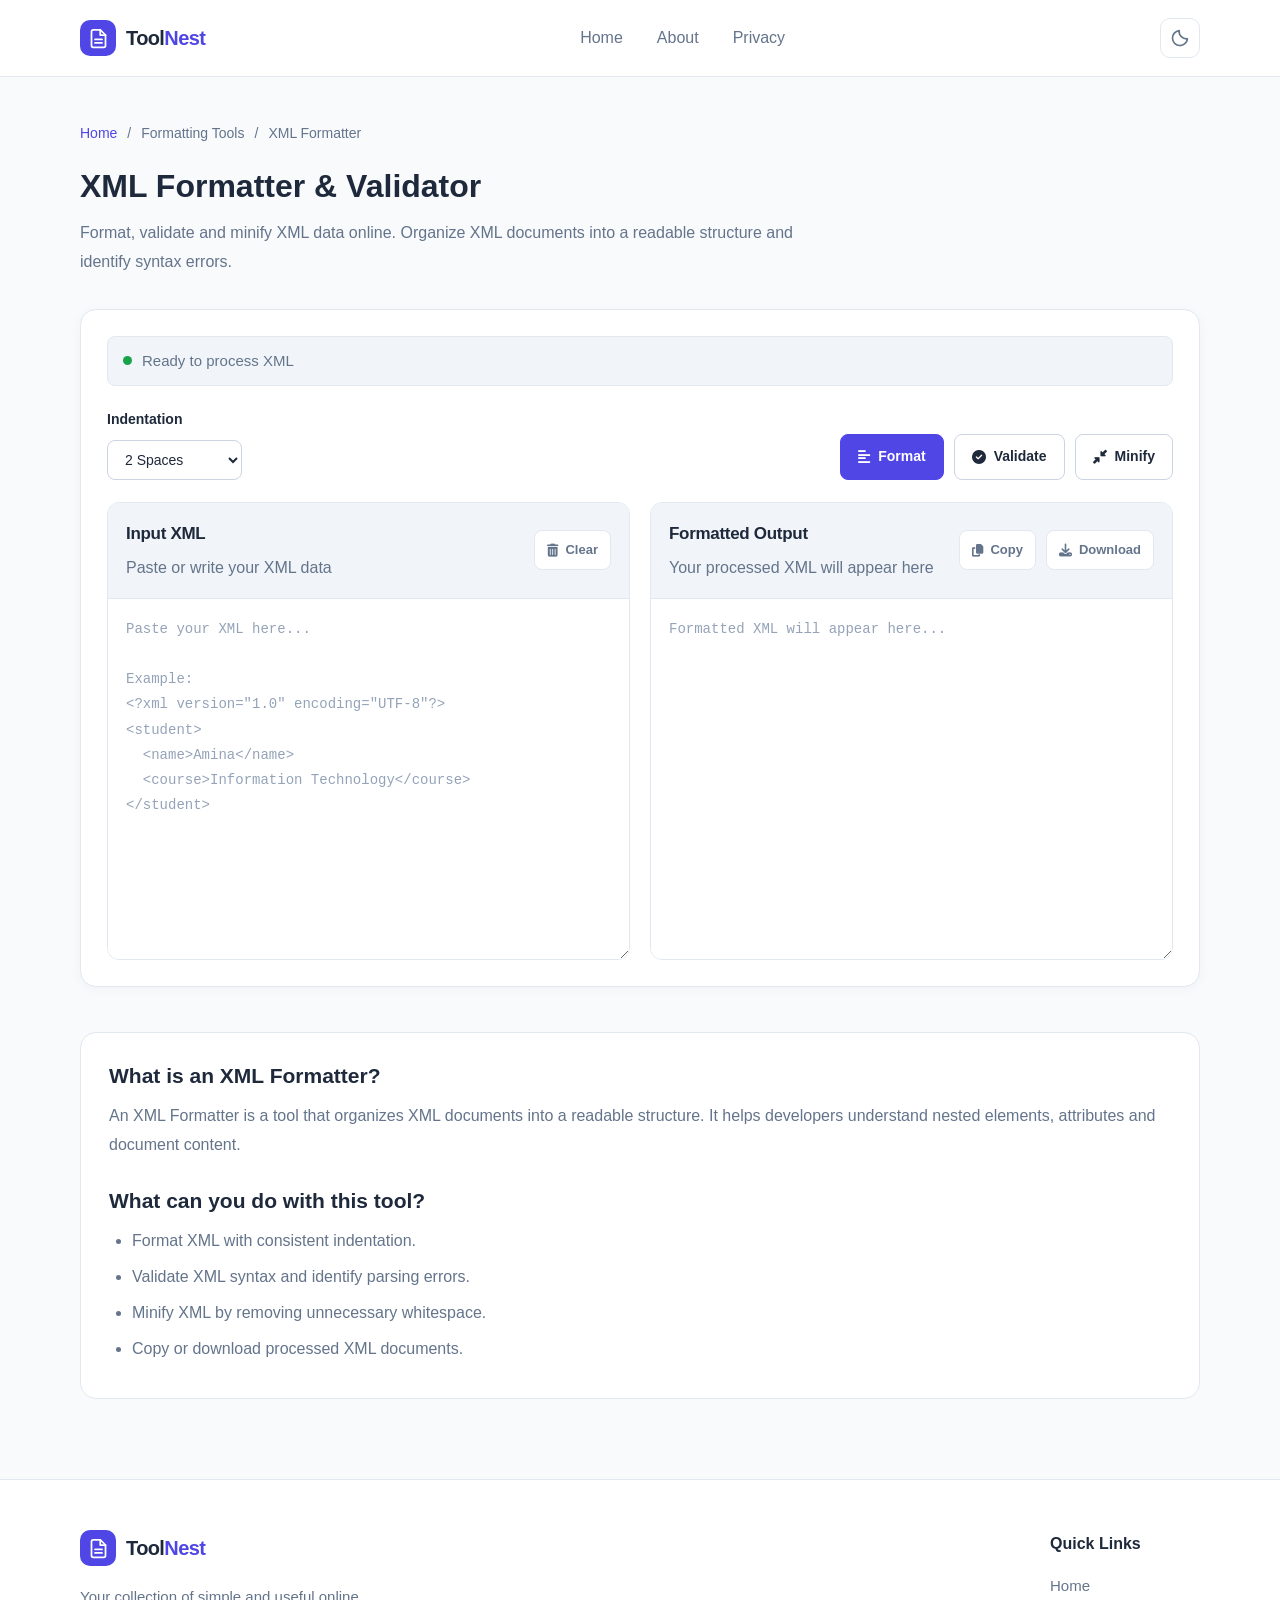
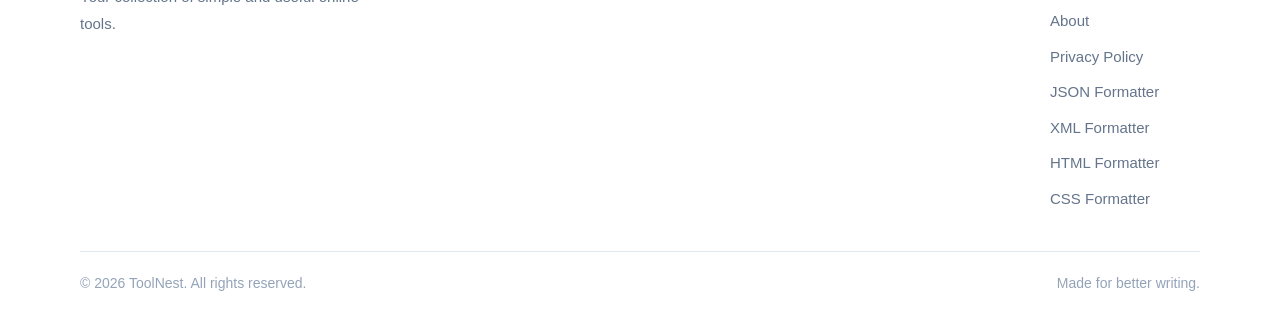
<file: xml-formatter.html>
<!doctype html>
<html lang="en" data-theme="light">
  <head>
    <meta charset="UTF-8" />
    <meta name="viewport" content="width=device-width, initial-scale=1.0" />

    <title>Free XML Formatter & Validator Online - ToolNest</title>

    <meta
      name="description"
      content="Format, validate and minify XML online for free. Choose indentation, check XML syntax, and download formatted XML files with ToolNest."
    />

    <meta name="robots" content="index, follow" />
    <meta name="theme-color" content="#F8FAFC" />

    <!-- Canonical URL -->
    <link
      rel="canonical"
      href="http://tool-nest.great-site.net/xml-formatter.html"
    />

    <!-- Open Graph metadata -->
    <meta property="og:type" content="website" />
    <meta property="og:site_name" content="ToolNest" />
    <meta
      property="og:title"
      content="Free XML Formatter & Validator Online - ToolNest"
    />
    <meta
      property="og:description"
      content="Format, validate and minify XML online with customizable indentation and downloadable output."
    />
    <meta
      property="og:url"
      content="http://tool-nest.great-site.net/xml-formatter.html"
    />

    <!-- Twitter/X metadata -->
    <meta name="twitter:card" content="summary" />
    <meta
      name="twitter:title"
      content="Free XML Formatter & Validator Online - ToolNest"
    />
    <meta
      name="twitter:description"
      content="Format, validate and minify XML online with ToolNest."
    />

    <!-- Apply saved theme before stylesheets -->
    <script src="js/theme.js"></script>

    <!-- Stylesheets -->
    <link rel="stylesheet" href="css/themes.css" />
    <link rel="stylesheet" href="css/style.css" />
    <link rel="stylesheet" href="css/responsive.css" />
    <link rel="stylesheet" href="css/xml-formatter.css" />

    <!-- Font Awesome -->
    <link
      rel="stylesheet"
      href="https://cdnjs.cloudflare.com/ajax/libs/font-awesome/6.5.2/css/all.min.css"
    />

    <!-- Structured Data -->
    <script type="application/ld+json">
      {
        "@context": "https://schema.org",
        "@type": "WebApplication",
        "name": "ToolNest XML Formatter & Validator",
        "url": "http://tool-nest.great-site.net/xml-formatter.html",
        "description": "A free online XML formatter and validator. Format, validate, minify, copy and download XML data.",
        "applicationCategory": "DeveloperApplication",
        "operatingSystem": "Any",
        "offers": {
          "@type": "Offer",
          "price": "0"
        }
      }
    </script>
  </head>

  <body>
    <!-- HEADER -->
    <header class="site-header">
      <div class="container header-container">
        <a href="index.html" class="logo" aria-label="ToolNest Home">
          <span class="logo-icon">
            <svg
              viewBox="0 0 24 24"
              fill="none"
              stroke="currentColor"
              stroke-width="2"
              stroke-linecap="round"
              stroke-linejoin="round"
              aria-hidden="true"
            >
              <path
                d="M14 2H6a2 2 0 0 0-2 2v16a2 2 0 0 0 2 2h12a2 2 0 0 0 2-2V8z"
              />
              <path d="M14 2v6h6" />
              <path d="M8 13h8M8 17h8" />
            </svg>
          </span>

          <span class="logo-text">Tool<span>Nest</span></span>
        </a>

        <nav class="main-nav" aria-label="Main navigation">
          <a href="index.html#home" class="nav-link">Home</a>
          <a href="about.html" class="nav-link">About</a>
          <a href="privacy.html" class="nav-link">Privacy</a>
        </nav>

        <div class="header-actions">
          <button
            type="button"
            class="theme-toggle"
            id="theme-toggle"
            aria-label="Switch theme"
            aria-pressed="false"
            title="Switch theme"
          >
            <svg
              class="theme-icon theme-icon-moon"
              viewBox="0 0 24 24"
              fill="none"
              stroke="currentColor"
              stroke-width="2"
              stroke-linecap="round"
              stroke-linejoin="round"
              aria-hidden="true"
            >
              <path d="M20.9 13A9 9 0 0 1 11 3.1 9 9 0 1 0 20.9 13Z" />
            </svg>

            <svg
              class="theme-icon theme-icon-sun"
              viewBox="0 0 24 24"
              fill="none"
              stroke="currentColor"
              stroke-width="2"
              stroke-linecap="round"
              stroke-linejoin="round"
              aria-hidden="true"
            >
              <circle cx="12" cy="12" r="4" />
              <path d="M12 2v2M12 20v2" />
              <path d="m4.93 4.93 1.42 1.42" />
              <path d="m17.65 17.65 1.42 1.42" />
              <path d="M2 12h2M20 12h2" />
              <path d="m6.35 17.65-1.42 1.42" />
              <path d="m19.07 4.93-1.42 1.42" />
            </svg>
          </button>
        </div>
      </div>
    </header>

    <!-- MAIN CONTENT -->
    <main class="xml-page">
      <div class="container">
        <!-- PAGE INTRODUCTION -->
        <section class="xml-intro">
          <nav class="xml-breadcrumb" aria-label="Breadcrumb">
            <a href="index.html">Home</a>
            <span aria-hidden="true">/</span>
            <span>Formatting Tools</span>
            <span aria-hidden="true">/</span>
            <span aria-current="page">XML Formatter</span>
          </nav>

          <h1>XML Formatter &amp; Validator</h1>

          <p>
            Format, validate and minify XML data online. Organize XML documents
            into a readable structure and identify syntax errors.
          </p>
        </section>

        <!-- XML TOOL -->
        <section class="xml-tool">
          <!-- TOOL STATUS -->
          <div
            class="xml-status"
            id="xmlStatus"
            role="status"
            aria-live="polite"
          >
            <span class="status-indicator" aria-hidden="true"></span>
            <span id="statusMessage">Ready to process XML</span>
          </div>

          <!-- TOOL CONTROLS -->
          <div class="xml-toolbar">
            <div class="indent-control">
              <label for="indentSize">Indentation</label>

              <select id="indentSize">
                <option value="2">2 Spaces</option>
                <option value="4">4 Spaces</option>
                <option value="tab">Tab</option>
              </select>
            </div>

            <div class="xml-actions">
              <button
                type="button"
                class="xml-btn xml-btn-primary"
                id="formatBtn"
              >
                <i class="fas fa-align-left" aria-hidden="true"></i>
                Format
              </button>

              <button type="button" class="xml-btn" id="validateBtn">
                <i class="fas fa-check-circle" aria-hidden="true"></i>
                Validate
              </button>

              <button type="button" class="xml-btn" id="minifyBtn">
                <i class="fas fa-compress-alt" aria-hidden="true"></i>
                Minify
              </button>
            </div>
          </div>

          <!-- EDITOR PANELS -->
          <div class="xml-editors">
            <!-- INPUT -->
            <div class="xml-editor-panel">
              <div class="editor-header">
                <div>
                  <h2>Input XML</h2>
                  <span>Paste or write your XML data</span>
                </div>

                <button type="button" class="editor-action" id="clearBtn">
                  <i class="fas fa-trash-alt" aria-hidden="true"></i>
                  Clear
                </button>
              </div>

              <textarea
                id="xmlInput"
                class="xml-textarea"
                placeholder='Paste your XML here...

Example:
&lt;?xml version="1.0" encoding="UTF-8"?>
&lt;student&gt;
  &lt;name&gt;Amina&lt;/name&gt;
  &lt;course&gt;Information Technology&lt;/course&gt;
&lt;/student&gt;'
                spellcheck="false"
                aria-label="XML input"
              ></textarea>
            </div>

            <!-- OUTPUT -->
            <div class="xml-editor-panel">
              <div class="editor-header">
                <div>
                  <h2>Formatted Output</h2>
                  <span>Your processed XML will appear here</span>
                </div>

                <div class="output-actions">
                  <button type="button" class="editor-action" id="copyBtn">
                    <i class="fas fa-copy" aria-hidden="true"></i>
                    Copy
                  </button>

                  <button type="button" class="editor-action" id="downloadBtn">
                    <i class="fas fa-download" aria-hidden="true"></i>
                    Download
                  </button>
                </div>
              </div>

              <textarea
                id="xmlOutput"
                class="xml-textarea xml-output"
                placeholder="Formatted XML will appear here..."
                spellcheck="false"
                readonly
                aria-label="Formatted XML output"
              ></textarea>
            </div>
          </div>

          <!-- ERROR DETAILS -->
          <div
            class="xml-error"
            id="xmlError"
            role="alert"
            aria-live="assertive"
            aria-atomic="true"
            hidden
          >
            <h3>XML Error</h3>
            <p id="errorMessage"></p>
          </div>
        </section>

        <!-- INFORMATION SECTION -->
        <section class="xml-information">
          <h2>What is an XML Formatter?</h2>

          <p>
            An XML Formatter is a tool that organizes XML documents into a
            readable structure. It helps developers understand nested elements,
            attributes and document content.
          </p>

          <h2>What can you do with this tool?</h2>

          <ul>
            <li>Format XML with consistent indentation.</li>
            <li>Validate XML syntax and identify parsing errors.</li>
            <li>Minify XML by removing unnecessary whitespace.</li>
            <li>Copy or download processed XML documents.</li>
          </ul>
        </section>
      </div>
    </main>

    <!-- FOOTER -->
    <footer class="site-footer">
      <div class="container">
        <div class="footer-main">
          <div class="footer-brand">
            <a href="index.html" class="logo">
              <span class="logo-icon">
                <svg
                  viewBox="0 0 24 24"
                  fill="none"
                  stroke="currentColor"
                  stroke-width="2"
                  stroke-linecap="round"
                  stroke-linejoin="round"
                  aria-hidden="true"
                >
                  <path
                    d="M14 2H6a2 2 0 0 0-2 2v16a2 2 0 0 0 2 2h12a2 2 0 0 0 2-2V8z"
                  />
                  <path d="M14 2v6h6" />
                  <path d="M8 13h8M8 17h8" />
                </svg>
              </span>

              <span class="logo-text">Tool<span>Nest</span></span>
            </a>

            <p>Your collection of simple and useful online tools.</p>
          </div>

          <div class="footer-links">
            <h3>Quick Links</h3>

            <a href="index.html#home">Home</a>
            <a href="about.html">About</a>
            <a href="privacy.html">Privacy Policy</a>
            <a href="json-formatter.html">JSON Formatter</a>
            <a href="xml-formatter.html">XML Formatter</a>
            <a href="html-formatter.html">HTML Formatter</a>
            <a href="css-formatter.html">CSS Formatter</a>
          </div>
        </div>

        <div class="footer-bottom">
          <p>
            &copy; <span id="current-year">2026</span>
            ToolNest. All rights reserved.
          </p>

          <span>Made for better writing.</span>
        </div>
      </div>
    </footer>

    <!-- JavaScript -->
    <script src="js/xml-formatter.js"></script>
  </body>
</html>
</file>
<file: css/themes.css>
/* =========================================
   WORD COUNTER - THEME VARIABLES
========================================= */

/* LIGHT THEME */

:root,
[data-theme="light"] {
  color-scheme: light;

  --color-background: #f8fafc;
  --color-surface: #ffffff;
  --color-surface-secondary: #f1f5f9;
  --color-surface-accent: #eef2ff;

  --color-primary: #4f46e5;
  --color-primary-hover: #4338ca;
  --color-primary-light: #eef2ff;

  --color-text: #1e293b;
  --color-text-secondary: #64748b;
  --color-text-muted: #94a3b8;

  --color-border: #e2e8f0;
  --color-border-strong: #cbd5e1;

  --color-success: #16a34a;
  --color-success-light: #f0fdf4;

  --color-editor: #ffffff;

  --color-icon-background: #eef2ff;
  --color-icon: #4f46e5;

  --color-footer: #ffffff;

  --shadow-card: 0 2px 12px rgba(15, 23, 42, 0.04);
  --shadow-hover: 0 8px 24px rgba(15, 23, 42, 0.07);

  --radius-small: 8px;
  --radius-medium: 12px;
  --radius-large: 16px;

  --transition: 0.2s ease;
}

/* DARK THEME */

[data-theme="dark"] {
  color-scheme: dark;

  --color-background: #0f172a;
  --color-surface: #1e293b;
  --color-surface-secondary: #263449;
  --color-surface-accent: #252b4a;

  --color-primary: #818cf8;
  --color-primary-hover: #a5b4fc;
  --color-primary-light: #252b4a;

  --color-text: #f1f5f9;
  --color-text-secondary: #94a3b8;
  --color-text-muted: #64748b;

  --color-border: #334155;
  --color-border-strong: #475569;

  --color-success: #4ade80;
  --color-success-light: #18352e;

  --color-editor: #182538;

  --color-icon-background: #252b4a;
  --color-icon: #a5b4fc;

  --color-footer: #111d30;

  --shadow-card: 0 2px 12px rgba(0, 0, 0, 0.12);
  --shadow-hover: 0 8px 24px rgba(0, 0, 0, 0.18);
}
</file>
<file: css/style.css>
/* =========================================
   WORD COUNTER - MAIN STYLESHEET
========================================= */

/* 1. RESET AND GLOBAL STYLES */

* {
  margin: 0;
  padding: 0;
  box-sizing: border-box;
}

html {
  scroll-behavior: smooth;
  scroll-padding-top: 90px;
}

body {
  font-family: Inter, "Segoe UI", Arial, sans-serif;
  background: var(--color-background);
  color: var(--color-text);
  font-size: 16px;
  line-height: 1.7;
  transition:
    background var(--transition),
    color var(--transition);
}

a {
  text-decoration: none;
  color: inherit;
}

button,
input,
textarea {
  font: inherit;
}

svg {
  width: 20px;
  height: 20px;
  display: block;
}

.container {
  width: min(1120px, calc(100% - 48px));
  margin: 0 auto;
}

/* 2. HEADER AND NAVIGATION */

.site-header {
  width: 100%;
  background: var(--color-surface);
  border-bottom: 1px solid var(--color-border);
  position: relative;
  z-index: 10;
}

.header-container {
  min-height: 76px;
  display: flex;
  justify-content: space-between;
  align-items: center;
  gap: 30px;
}

.logo {
  display: inline-flex;
  align-items: center;
  gap: 10px;
  flex-shrink: 0;
}

.logo-icon {
  width: 36px;
  height: 36px;
  background: var(--color-primary);
  color: #ffffff;
  display: flex;
  justify-content: center;
  align-items: center;
  border-radius: 10px;
}

.logo-icon svg {
  width: 21px;
  height: 21px;
}

.logo-text {
  font-size: 20px;
  font-weight: 700;
  letter-spacing: -0.6px;
  color: var(--color-text);
}

.logo-text span {
  color: var(--color-primary);
}

.main-nav {
  display: flex;
  align-items: center;
  gap: 34px;
}

.nav-link {
  font-size: 16px;
  font-weight: 500;
  color: var(--color-text-secondary);
  transition: color var(--transition);
}

.nav-link:hover,
.nav-link.active {
  color: var(--color-primary);
}

.header-actions {
  display: flex;
  align-items: center;
}

/* THEME TOGGLE */

.theme-toggle {
  width: 40px;
  height: 40px;
  display: inline-flex;
  align-items: center;
  justify-content: center;

  border: 1px solid var(--color-border);
  border-radius: 10px;

  background: var(--color-surface);
  color: var(--color-text-secondary);

  cursor: pointer;

  transition:
    background var(--transition),
    color var(--transition),
    border-color var(--transition),
    transform var(--transition);
}

.theme-toggle:hover {
  background: var(--color-surface-accent);
  color: var(--color-primary);
  border-color: var(--color-primary);
  transform: translateY(-1px);
}

.theme-toggle:focus-visible {
  outline: 3px solid var(--color-primary);
  outline-offset: 3px;
}

.theme-toggle svg {
  width: 20px;
  height: 20px;
}

.theme-icon-sun {
  display: none;
}

[data-theme="dark"] .theme-icon-moon {
  display: none;
}

[data-theme="dark"] .theme-icon-sun {
  display: block;
}

/* 3. HERO SECTION */

.hero-section {
  padding: 76px 0 46px;
  text-align: center;
}

.hero-container {
  max-width: 760px;
}

.hero-label {
  display: inline-flex;
  align-items: center;
  gap: 8px;
  padding: 7px 14px;
  border: 1px solid var(--color-border);
  border-radius: 30px;
  background: var(--color-surface);
  color: var(--color-text-secondary);
  font-size: 14px;
  font-weight: 600;
  margin-bottom: 22px;
}

.status-dot {
  width: 7px;
  height: 7px;
  display: inline-block;
  border-radius: 50%;
  background: var(--color-success);
  flex-shrink: 0;
}

.hero-section h1 {
  font-size: clamp(34px, 5vw, 48px);
  font-weight: 750;
  letter-spacing: -1.8px;
  line-height: 1.2;
  margin-bottom: 18px;
}

.hero-section h1 span {
  color: var(--color-primary);
}

.hero-description {
  max-width: 620px;
  margin: 0 auto;
  font-size: 18px;
  color: var(--color-text-secondary);
  line-height: 1.8;
}

/* 4. COUNTER SECTION */

.counter-section {
  padding: 20px 0 70px;
}

.counter-wrapper {
  display: flex;
  flex-direction: column;
  gap: 32px;
}

/* 5. EDITOR CARD */

.editor-card {
  background: var(--color-surface);
  border: 1px solid var(--color-border);
  border-radius: var(--radius-large);
  overflow: hidden;
  box-shadow: var(--shadow-card);
}

.editor-header {
  display: flex;
  align-items: center;
  justify-content: space-between;
  gap: 20px;
  padding: 22px 24px;
  border-bottom: 1px solid var(--color-border);
}

.editor-header h2,
.statistics-heading h2,
.goal-header h2 {
  font-size: 21px;
  font-weight: 650;
  letter-spacing: -0.3px;
  color: var(--color-text);
}

.editor-header p,
.statistics-heading p,
.goal-header p {
  font-size: 15px;
  color: var(--color-text-secondary);
  margin-top: 4px;
}

.editor-status,
.live-indicator {
  display: inline-flex;
  align-items: center;
  gap: 8px;
  font-size: 14px;
  color: var(--color-success);
  font-weight: 500;
  white-space: nowrap;
}

/* EDITOR BODY */

.editor-body {
  min-height: 300px;
  padding: 0;
  background: var(--color-editor);
  transition: box-shadow var(--transition);
}

.editor-body:focus-within {
  outline: 2px solid var(--color-primary);
  outline-offset: -2px;
  border-radius: var(--radius-large);
}

/* TEXT EDITOR */

.text-editor {
  display: block;
  width: 100%;
  min-height: 300px;
  padding: 30px;

  border: 1px solid transparent;
  border-radius: var(--radius-medium);
  outline: none;
  resize: vertical;

  background: transparent;
  color: var(--color-text);

  font-family: inherit;
  font-size: 16px;
  line-height: 1.8;

  overflow-wrap: break-word;

  transition:
    border-color var(--transition),
    box-shadow var(--transition);
}

.text-editor::placeholder {
  color: var(--color-text-muted);
  opacity: 1;
}

.text-editor:focus,
.text-editor:focus-visible {
  outline: none;
  border-color: var(--color-primary);
  border-radius: var(--radius-medium);
  box-shadow: 0 0 0 3px var(--color-primary-light);
}

/* SCREEN-READER ONLY TEXT */

.sr-only {
  position: absolute;
  width: 1px;
  height: 1px;
  padding: 0;
  margin: -1px;
  overflow: hidden;
  clip: rect(0, 0, 0, 0);
  white-space: nowrap;
  border: 0;
}

.editor-footer {
  min-height: 65px;
  padding: 12px 24px;
  display: flex;
  align-items: center;
  justify-content: space-between;
  gap: 20px;
  border-top: 1px solid var(--color-border);
  background: var(--color-surface);
}

.editor-meta > span {
  display: flex;
  align-items: center;
  gap: 8px;
  color: var(--color-text-secondary);
  font-size: 15px;
}

.editor-meta svg {
  width: 18px;
  height: 18px;
}

.editor-actions {
  display: flex;
  align-items: center;
  gap: 10px;
}

.action-placeholder {
  display: inline-flex;
  align-items: center;
  justify-content: center;
  gap: 7px;
  padding: 9px 14px;
  border-radius: 8px;
  color: var(--color-text-secondary);
  font-size: 15px;
  font-weight: 550;
  background: var(--color-surface-secondary);
}

.action-placeholder svg {
  width: 17px;
  height: 17px;
}

.primary-action {
  background: var(--color-primary);
  color: #ffffff;
}

/* 6. STATISTICS SECTION */

.statistics-section {
  display: flex;
  flex-direction: column;
  gap: 20px;
}

.statistics-heading {
  display: flex;
  justify-content: space-between;
  align-items: center;
  gap: 20px;
}

.statistics-grid {
  display: grid;
  grid-template-columns: repeat(3, minmax(0, 1fr));
  gap: 16px;
}

.stat-card {
  padding: 20px;
  background: var(--color-surface);
  border: 1px solid var(--color-border);
  border-radius: var(--radius-medium);
  box-shadow: var(--shadow-card);
  transition:
    transform var(--transition),
    box-shadow var(--transition);
}

.stat-card:hover {
  transform: translateY(-2px);
  box-shadow: var(--shadow-hover);
}

.stat-card-top {
  display: flex;
  align-items: center;
  gap: 10px;
  margin-bottom: 15px;
}

.stat-icon {
  width: 36px;
  height: 36px;
  display: flex;
  align-items: center;
  justify-content: center;
  background: var(--color-icon-background);
  color: var(--color-icon);
  border-radius: 9px;
  flex-shrink: 0;
}

.stat-icon svg {
  width: 19px;
  height: 19px;
}

.stat-label {
  font-size: 15px;
  font-weight: 550;
  color: var(--color-text-secondary);
}

.stat-value {
  display: block;
  font-size: 32px;
  font-weight: 700;
  line-height: 1.3;
  letter-spacing: -0.8px;
  color: var(--color-text);
  font-variant-numeric: tabular-nums;
}

.stat-description {
  display: block;
  margin-top: 5px;
  color: var(--color-text-muted);
  font-size: 14px;
}

.featured-stat {
  border-color: var(--color-primary);
  background: var(--color-surface-accent);
}

.featured-stat .stat-value {
  color: var(--color-primary);
}

.additional-stats {
  display: grid;
  grid-template-columns: repeat(3, minmax(0, 1fr));
  background: var(--color-surface);
  border: 1px solid var(--color-border);
  border-radius: var(--radius-medium);
  overflow: hidden;
}

.additional-stat {
  display: flex;
  flex-direction: column;
  gap: 6px;
  padding: 17px 20px;
}

.additional-stat + .additional-stat {
  border-left: 1px solid var(--color-border);
}

.additional-stat span {
  color: var(--color-text-secondary);
  font-size: 15px;
}

.additional-stat strong {
  color: var(--color-text);
  font-size: 17px;
  font-weight: 650;
}

/* 7. WORD GOAL SECTION */

.goal-section {
  margin-top: 28px;
  padding: 25px;
  background: var(--color-surface);
  border: 1px solid var(--color-border);
  border-radius: var(--radius-large);
  box-shadow: var(--shadow-card);
}

.goal-header {
  display: flex;
  justify-content: space-between;
  align-items: center;
  gap: 20px;
}

.goal-icon {
  width: 42px;
  height: 42px;
  background: var(--color-icon-background);
  color: var(--color-icon);
  display: flex;
  justify-content: center;
  align-items: center;
  border-radius: 11px;
}

.goal-placeholder {
  margin-top: 22px;
  padding: 17px;
  background: var(--color-surface-secondary);
  border: 1px dashed var(--color-border-strong);
  border-radius: var(--radius-medium);
  text-align: center;
  color: var(--color-text-muted);
  font-size: 15px;
}

/* 8. INFORMATION SECTION */

.information-section {
  padding: 75px 0 85px;
  background: var(--color-surface-secondary);
  border-top: 1px solid var(--color-border);
}

.information-container {
  display: flex;
  flex-direction: column;
  gap: 38px;
}

.section-heading {
  max-width: 650px;
  text-align: center;
  margin: 0 auto;
}

.section-label {
  color: var(--color-primary);
  font-size: 13px;
  font-weight: 700;
  letter-spacing: 1.3px;
}

.section-heading h2 {
  margin: 12px 0;
  font-size: clamp(27px, 4vw, 34px);
  line-height: 1.3;
  letter-spacing: -0.8px;
}

.section-heading p {
  color: var(--color-text-secondary);
  font-size: 17px;
  line-height: 1.8;
}

.feature-grid {
  display: grid;
  grid-template-columns: repeat(3, minmax(0, 1fr));
  gap: 20px;
}

.feature-card {
  padding: 26px;
  background: var(--color-surface);
  border: 1px solid var(--color-border);
  border-radius: var(--radius-large);
  transition:
    transform var(--transition),
    box-shadow var(--transition);
}

.feature-card:hover {
  transform: translateY(-3px);
  box-shadow: var(--shadow-hover);
}

.feature-icon {
  width: 43px;
  height: 43px;
  display: flex;
  align-items: center;
  justify-content: center;
  background: var(--color-icon-background);
  color: var(--color-icon);
  border-radius: 11px;
  margin-bottom: 20px;
}

.feature-icon svg {
  width: 21px;
  height: 21px;
}

.feature-card h3 {
  font-size: 19px;
  font-weight: 650;
  margin-bottom: 10px;
  color: var(--color-text);
}

.feature-card p {
  color: var(--color-text-secondary);
  font-size: 16px;
  line-height: 1.8;
}

/* 9. FOOTER */

.site-footer {
  background: var(--color-footer);
  border-top: 1px solid var(--color-border);
}

.footer-main {
  display: flex;
  justify-content: space-between;
  gap: 60px;
  padding: 50px 0 40px;
}

.footer-brand {
  max-width: 300px;
}

.footer-brand > p {
  margin-top: 16px;
  font-size: 15px;
  line-height: 1.8;
  color: var(--color-text-secondary);
}

.footer-links {
  display: flex;
  flex-direction: column;
  gap: 10px;
  min-width: 150px;
}

.footer-links h3 {
  font-size: 16px;
  font-weight: 650;
  margin-bottom: 5px;
}

.footer-links a {
  width: fit-content;
  color: var(--color-text-secondary);
  font-size: 15px;
  transition: color var(--transition);
}

.footer-links a:hover {
  color: var(--color-primary);
}

.footer-bottom {
  min-height: 65px;
  display: flex;
  align-items: center;
  justify-content: space-between;
  gap: 20px;
  border-top: 1px solid var(--color-border);
}

.footer-bottom p,
.footer-bottom > span {
  color: var(--color-text-muted);
  font-size: 14px;
}

/* 10. ACCESSIBILITY */

a:focus-visible {
  outline: 3px solid var(--color-primary);
  outline-offset: 4px;
  border-radius: 4px;
}

::selection {
  background: var(--color-primary);
  color: #ffffff;
}
/* =========================================
   STATISTICS CARDS - PURPLE HOVER BORDER
========================================= */

.stat-card {
  border: 1px solid var(--color-border);
  transition:
    border-color var(--transition),
    box-shadow var(--transition),
    transform var(--transition);
}

.stat-card:hover {
  border-color: var(--color-primary);
  box-shadow: var(--shadow-hover);
}
/* =========================================
   FEATURE CARDS - PURPLE HOVER BORDER
========================================= */

.feature-card {
  border: 1px solid var(--color-border);
  transition:
    border-color var(--transition),
    box-shadow var(--transition),
    transform var(--transition);
}

.feature-card:hover {
  border-color: var(--color-primary);
  box-shadow: var(--shadow-hover);
}
/* =========================================
   FORMATTING TOOLS SECTION
========================================= */

.formatting-section {
  padding: 75px 0 85px;
  background: var(--color-background);
  border-top: 1px solid var(--color-border);
}

.formatting-container {
  display: flex;
  flex-direction: column;
  gap: 38px;
}

.formatting-grid {
  display: grid;
  grid-template-columns: repeat(3, minmax(0, 1fr));
  gap: 20px;
}

.formatting-card {
  display: flex;
  flex-direction: column;
  align-items: flex-start;
  padding: 26px;
  background: var(--color-surface);
  border: 1px solid var(--color-border);
  border-radius: var(--radius-large);
  transition:
    border-color var(--transition),
    box-shadow var(--transition),
    transform var(--transition);
}

.formatting-card:hover {
  border-color: var(--color-primary);
  box-shadow: var(--shadow-hover);
  transform: translateY(-3px);
}

.formatting-card-header {
  width: 100%;
  display: flex;
  justify-content: space-between;
  align-items: flex-start;
  gap: 12px;
  margin-bottom: 20px;
}

.formatting-icon {
  width: 43px;
  height: 43px;
  flex-shrink: 0;
  display: flex;
  align-items: center;
  justify-content: center;
  background: var(--color-icon-background);
  color: var(--color-icon);
  border-radius: 11px;
}

.formatting-icon svg {
  width: 22px;
  height: 22px;
}

.tool-status {
  display: inline-flex;
  align-items: center;
  padding: 5px 10px;
  border-radius: 20px;
  font-size: 12px;
  font-weight: 600;
  line-height: 1.5;
  white-space: nowrap;
}
.tool-status.status-available {
  background: var(--color-success-light);
  color: var(--color-success);
}
.status-development {
  background: var(--color-surface-accent);
  color: var(--color-primary);
}

.status-coming-soon {
  background: var(--color-surface-secondary);
  color: var(--color-text-secondary);
}

.formatting-card h3 {
  margin-bottom: 10px;
  color: var(--color-text);
  font-size: 19px;
  font-weight: 650;
  line-height: 1.4;
}

.formatting-card p {
  margin-bottom: 20px;
  color: var(--color-text-secondary);
  font-size: 15px;
  line-height: 1.8;
}

.tool-card-action {
  display: inline-flex;
  align-items: center;
  gap: 7px;
  margin-top: auto;
  color: var(--color-primary);
  font-size: 14px;
  font-weight: 650;
}
</file>
<file: css/responsive.css>
/* =========================================
   WORD COUNTER - RESPONSIVE STYLES
========================================= */

/* TABLETS AND SMALL LAPTOPS */

@media (max-width: 900px) {
  .container {
    width: min(100% - 40px, 760px);
  }

  .hero-section {
    padding-top: 65px;
  }

  .statistics-grid {
    grid-template-columns: repeat(2, minmax(0, 1fr));
  }

  .feature-grid {
    grid-template-columns: repeat(2, minmax(0, 1fr));
  }

  .feature-card:last-child {
    grid-column: 1 / -1;
  }
}

/* TABLETS AND LARGE PHONES */

@media (max-width: 650px) {
  .container {
    width: calc(100% - 32px);
  }

  /* Header */

  .header-container {
    min-height: 68px;
    gap: 15px;
  }

  .logo-text {
    font-size: 18px;
  }

  .logo-icon {
    width: 33px;
    height: 33px;
  }

  .main-nav {
    gap: 16px;
  }

  .nav-link {
    font-size: 15px;
  }

  .theme-toggle {
    width: 36px;
    height: 36px;
  }

  /* Hero */

  .hero-section {
    padding: 55px 0 35px;
  }

  .hero-section h1 {
    font-size: clamp(32px, 6vw, 40px);
    letter-spacing: -1.2px;
  }

  .hero-description {
    font-size: 17px;
  }

  /* Editor */

  .counter-section {
    padding-top: 15px;
  }

  .editor-header {
    padding: 18px;
  }

  .editor-header h2,
  .statistics-heading h2,
  .goal-header h2 {
    font-size: 20px;
  }

  .editor-header p,
  .statistics-heading p,
  .goal-header p {
    font-size: 15px;
  }

  .editor-body {
    min-height: 260px;
  }

  .text-editor {
    min-height: 260px;
    padding: 20px;
    font-size: 16px;
  }

  .editor-footer {
    padding: 12px 18px;
  }

  .editor-meta > span {
    font-size: 14px;
  }

  .action-placeholder {
    font-size: 14px;
  }

  /* Statistics */

  .statistics-heading {
    align-items: flex-start;
  }

  .statistics-grid {
    gap: 12px;
  }

  .stat-card {
    padding: 17px;
  }

  .stat-label {
    font-size: 14px;
  }

  .stat-value {
    font-size: 29px;
  }

  .stat-description {
    font-size: 13px;
  }

  .additional-stat {
    padding: 15px 12px;
  }

  .additional-stat span {
    font-size: 14px;
  }

  .additional-stat strong {
    font-size: 16px;
  }

  /* Word goal */

  .goal-section {
    padding: 20px;
  }

  .goal-placeholder {
    font-size: 15px;
  }

  /* Information */

  .information-section {
    padding: 60px 0;
  }

  .section-heading p {
    font-size: 16px;
  }

  .feature-grid {
    gap: 14px;
  }

  .feature-card {
    padding: 20px;
  }

  .feature-card h3 {
    font-size: 18px;
  }

  .feature-card p {
    font-size: 15px;
  }

  /* Footer */

  .footer-main {
    gap: 35px;
  }

  .footer-brand > p,
  .footer-links a {
    font-size: 14px;
  }
}

/* MOBILE PHONES */

@media (max-width: 480px) {
  .container {
    width: calc(100% - 28px);
  }

  /* Header */

  .header-container {
    min-height: 64px;
    gap: 10px;
  }

  .logo {
    gap: 7px;
  }

  .logo-text {
    font-size: 16px;
    letter-spacing: -0.4px;
  }

  .logo-icon {
    width: 30px;
    height: 30px;
  }

  .logo-icon svg {
    width: 18px;
    height: 18px;
  }

  .main-nav {
    gap: 11px;
  }

  .nav-link {
    font-size: 13px;
  }

  .header-actions {
    flex-shrink: 0;
  }

  .theme-toggle {
    width: 36px;
    height: 36px;
  }

  .theme-toggle svg {
    width: 17px;
    height: 17px;
  }

  /* Hero */

  .hero-section {
    padding: 45px 0 30px;
  }

  .hero-label {
    font-size: 13px;
    margin-bottom: 17px;
  }

  .hero-section h1 {
    font-size: 32px;
    letter-spacing: -1px;
  }

  .hero-description {
    font-size: 16px;
    line-height: 1.75;
  }

  /* Editor */

  .editor-header {
    padding: 16px;
    gap: 10px;
  }

  .editor-header h2,
  .statistics-heading h2,
  .goal-header h2 {
    font-size: 18px;
  }

  .editor-header p,
  .statistics-heading p,
  .goal-header p {
    font-size: 14px;
  }

  .editor-status {
    font-size: 12px;
    gap: 5px;
  }

  .editor-body {
    min-height: 230px;
  }

  .text-editor {
    min-height: 230px;
    padding: 16px;
    font-size: 15px;
  }

  .editor-footer {
    padding: 11px 14px;
    flex-wrap: wrap;
    gap: 10px;
  }

  .editor-meta > span {
    font-size: 13px;
  }

  .editor-actions {
    gap: 6px;
  }

  .action-placeholder {
    padding: 8px 10px;
    font-size: 13px;
    gap: 5px;
  }

  /* Statistics */

  .statistics-heading {
    gap: 8px;
  }

  .live-indicator {
    font-size: 12px;
    gap: 5px;
  }

  .statistics-grid {
    grid-template-columns: repeat(2, minmax(0, 1fr));
    gap: 10px;
  }

  .stat-card {
    padding: 14px;
  }

  .stat-card-top {
    gap: 7px;
    margin-bottom: 12px;
  }

  .stat-icon {
    width: 31px;
    height: 31px;
  }

  .stat-icon svg {
    width: 17px;
    height: 17px;
  }

  .stat-label {
    font-size: 13px;
  }

  .stat-value {
    font-size: 26px;
  }

  .stat-description {
    font-size: 12px;
  }

  .additional-stats {
    grid-template-columns: 1fr;
  }

  .additional-stat {
    padding: 14px 16px;
  }

  .additional-stat + .additional-stat {
    border-left: none;
    border-top: 1px solid var(--color-border);
  }

  .additional-stat span {
    font-size: 14px;
  }

  .additional-stat strong {
    font-size: 16px;
  }

  /* Word goal */

  .goal-section {
    margin-top: 20px;
    padding: 17px;
  }

  .goal-icon {
    width: 36px;
    height: 36px;
  }

  .goal-placeholder {
    padding: 14px 10px;
    font-size: 14px;
  }

  /* Information */

  .information-section {
    padding: 50px 0;
  }

  .section-heading h2 {
    font-size: 26px;
  }

  .section-heading p {
    font-size: 15px;
  }

  .information-container {
    gap: 28px;
  }

  .feature-grid {
    grid-template-columns: 1fr;
  }

  .feature-card:last-child {
    grid-column: auto;
  }

  .feature-card {
    padding: 21px;
  }

  .feature-card h3 {
    font-size: 18px;
  }

  .feature-card p {
    font-size: 15px;
  }

  /* Footer */

  .footer-main {
    flex-direction: column;
    gap: 30px;
    padding: 35px 0;
  }

  .footer-brand {
    max-width: 100%;
  }

  .footer-brand > p {
    font-size: 15px;
  }

  .footer-links h3 {
    font-size: 16px;
  }

  .footer-links a {
    font-size: 15px;
  }

  .footer-bottom {
    min-height: auto;
    padding: 17px 0;
    flex-direction: column;
    align-items: flex-start;
    gap: 7px;
  }

  .footer-bottom p,
  .footer-bottom > span {
    font-size: 13px;
  }
}

/* VERY SMALL SCREENS */

@media (max-width: 350px) {
  .header-container {
    flex-wrap: wrap;
    padding: 12px 0;
  }

  .main-nav {
    order: 3;
    width: 100%;
    justify-content: center;
    padding-top: 8px;
  }

  .hero-section h1 {
    font-size: 28px;
  }

  .editor-header {
    flex-direction: column;
    align-items: flex-start;
  }

  .statistics-heading {
    flex-direction: column;
    align-items: flex-start;
  }
}
/* =========================================
   FORMATTING TOOLS - RESPONSIVE LAYOUT
========================================= */

@media (max-width: 900px) {
  .formatting-grid {
    grid-template-columns: repeat(2, minmax(0, 1fr));
  }
}

@media (max-width: 650px) {
  .formatting-section {
    padding: 55px 0 65px;
  }

  .formatting-container {
    gap: 28px;
  }

  .formatting-grid {
    grid-template-columns: 1fr;
    gap: 16px;
  }

  .formatting-card {
    padding: 22px;
  }
}

@media (max-width: 480px) {
  .formatting-card {
    padding: 20px;
  }

  .formatting-card h3 {
    font-size: 18px;
  }

  .formatting-card p {
    font-size: 14px;
  }

  .tool-status {
    font-size: 11px;
  }
}
</file>
<file: css/about.css>
/* =========================================
   WORD COUNTER - ABOUT PAGE
========================================= */

/* PAGE INTRODUCTION */

.content-hero {
  padding: 75px 0 65px;
  text-align: center;
  background: var(--color-surface-secondary);
  border-bottom: 1px solid var(--color-border);
}

.content-hero-container {
  max-width: 780px;
}

.content-label {
  display: inline-block;
  margin-bottom: 17px;
  color: var(--color-primary);
  font-size: 13px;
  font-weight: 700;
  letter-spacing: 1.3px;
}

.content-hero h1 {
  margin-bottom: 18px;
  font-size: clamp(34px, 5vw, 46px);
  font-weight: 750;
  line-height: 1.2;
  letter-spacing: -1.5px;
  color: var(--color-text);
}

.content-hero p {
  max-width: 680px;
  margin: 0 auto;
  color: var(--color-text-secondary);
  font-size: 18px;
  line-height: 1.8;
}

/* MAIN CONTENT LAYOUT */

.content-section {
  padding: 65px 0 80px;
}

.content-layout {
  display: grid;
  grid-template-columns: minmax(0, 1fr) 290px;
  align-items: start;
  gap: 35px;
}

.content-main {
  min-width: 0;
  padding: 36px;
  background: var(--color-surface);
  border: 1px solid var(--color-border);
  border-radius: var(--radius-large);
  box-shadow: var(--shadow-card);
}

/* CONTENT BLOCKS */

.content-block + .content-block {
  margin-top: 38px;
  padding-top: 34px;
  border-top: 1px solid var(--color-border);
}

.content-block h2,
.content-cta h2 {
  margin-bottom: 15px;
  color: var(--color-text);
  font-size: 23px;
  font-weight: 700;
  line-height: 1.4;
  letter-spacing: -0.4px;
}

.content-block p,
.content-cta p {
  color: var(--color-text-secondary);
  font-size: 16px;
  line-height: 1.9;
}

.content-block p + p {
  margin-top: 15px;
}

.content-block a {
  color: var(--color-primary);
  font-weight: 600;
  text-decoration: underline;
  text-underline-offset: 3px;
}

.content-block a:hover {
  color: var(--color-primary-hover);
}

/* CONTENT LISTS */

.content-list {
  display: flex;
  flex-direction: column;
  gap: 13px;
  margin: 18px 0;
  padding-left: 23px;
  color: var(--color-text-secondary);
}

.content-list li {
  padding-left: 5px;
  font-size: 16px;
  line-height: 1.8;
}

.content-list li::marker {
  color: var(--color-primary);
}

.content-list strong {
  color: var(--color-text);
  font-weight: 650;
}

/* CALL TO ACTION */

.content-cta {
  margin-top: 42px;
  padding: 28px;
  background: var(--color-surface-accent);
  border: 1px solid var(--color-border);
  border-radius: var(--radius-medium);
}

.content-cta h2 {
  margin-bottom: 8px;
}

.content-cta p {
  margin-bottom: 20px;
}

.content-button {
  display: inline-flex;
  align-items: center;
  justify-content: center;
  min-height: 44px;
  padding: 10px 18px;
  border-radius: 9px;
  background: var(--color-primary);
  color: #ffffff;
  font-size: 15px;
  font-weight: 600;
  transition:
    background var(--transition),
    transform var(--transition);
}

.content-button:hover {
  background: var(--color-primary-hover);
  color: #ffffff;
  transform: translateY(-1px);
}

.content-button:focus-visible {
  outline: 3px solid var(--color-primary);
  outline-offset: 4px;
}

/* SIDEBAR */

.content-sidebar {
  display: flex;
  flex-direction: column;
  gap: 20px;
}

.sidebar-card {
  padding: 24px;
  background: var(--color-surface);
  border: 1px solid var(--color-border);
  border-radius: var(--radius-large);
  box-shadow: var(--shadow-card);
}

.sidebar-card h2 {
  margin-bottom: 17px;
  color: var(--color-text);
  font-size: 19px;
  font-weight: 700;
}

.sidebar-card ul {
  display: flex;
  flex-direction: column;
  gap: 12px;
  padding-left: 19px;
  color: var(--color-text-secondary);
}

.sidebar-card li {
  padding-left: 3px;
  font-size: 15px;
  line-height: 1.7;
}

.sidebar-card li::marker {
  color: var(--color-primary);
}

.sidebar-note p {
  margin-bottom: 15px;
  color: var(--color-text-secondary);
  font-size: 15px;
  line-height: 1.8;
}

.sidebar-note a {
  color: var(--color-primary);
  font-size: 15px;
  font-weight: 650;
  text-decoration: underline;
  text-underline-offset: 3px;
}

.sidebar-note a:hover {
  color: var(--color-primary-hover);
}

/* RESPONSIVE LAYOUT */

@media (max-width: 900px) {
  .content-layout {
    grid-template-columns: minmax(0, 1fr) 250px;
    gap: 22px;
  }

  .content-main {
    padding: 28px;
  }

  .sidebar-card {
    padding: 20px;
  }
}

@media (max-width: 700px) {
  .content-hero {
    padding: 60px 0 50px;
  }

  .content-hero p {
    font-size: 16px;
  }

  .content-section {
    padding: 45px 0 60px;
  }

  .content-layout {
    grid-template-columns: 1fr;
  }

  .content-sidebar {
    display: grid;
    grid-template-columns: repeat(2, minmax(0, 1fr));
    align-items: start;
  }
}

@media (max-width: 480px) {
  .content-hero {
    padding: 48px 0 42px;
  }

  .content-hero h1 {
    font-size: 32px;
    letter-spacing: -1px;
  }

  .content-hero p {
    font-size: 15px;
    line-height: 1.75;
  }

  .content-main {
    padding: 21px;
  }

  .content-block + .content-block {
    margin-top: 30px;
    padding-top: 27px;
  }

  .content-block h2,
  .content-cta h2 {
    font-size: 20px;
  }

  .content-block p,
  .content-cta p,
  .content-list li {
    font-size: 15px;
  }

  .content-list {
    gap: 10px;
    padding-left: 20px;
  }

  .content-cta {
    padding: 21px;
  }

  .content-sidebar {
    grid-template-columns: 1fr;
  }
}

/* =========================================
   ABOUT PAGE - HOVER EFFECTS
========================================= */

/* Content cards */
.content-block,
.sidebar-card {
  transition:
    transform 0.25s ease,
    box-shadow 0.25s ease,
    border-color 0.25s ease;
}

.content-block:hover,
.sidebar-card:hover {
  transform: translateY(-3px);
  border-color: var(--color-primary);
  box-shadow: var(--shadow-hover);
}

/* Sidebar links */
.sidebar-card a {
  transition:
    color 0.2s ease,
    padding-left 0.2s ease;
}

.sidebar-card a:hover {
  color: var(--color-primary);
  padding-left: 5px;
}

/* CTA link */
.content-cta a {
  transition:
    background-color 0.2s ease,
    color 0.2s ease,
    transform 0.2s ease,
    box-shadow 0.2s ease;
}

.content-cta a:hover {
  transform: translateY(-2px);
  box-shadow: var(--shadow-hover);
}

/* Keyboard accessibility */
.content-block a:focus-visible,
.sidebar-card a:focus-visible,
.content-cta a:focus-visible {
  outline: 2px solid var(--color-primary);
  outline-offset: 4px;
}

/* Respect reduced-motion preferences */
@media (prefers-reduced-motion: reduce) {
  .content-block,
  .sidebar-card,
  .sidebar-card a,
  .content-cta a {
    transition: none;
  }

  .content-block:hover,
  .sidebar-card:hover,
  .content-cta a:hover {
    transform: none;
  }
}
</file>
<file: css/css-formatter.css>
/* =========================================
   CSS FORMATTER PAGE
========================================= */

.css-page {
  padding: 40px 0 70px;
  background: var(--color-background);
  color: var(--color-text);
  min-height: 80vh;
}

/* =========================================
   INTRODUCTION
========================================= */

.css-intro {
  margin-bottom: 30px;
}

.css-breadcrumb {
  display: flex;
  flex-wrap: wrap;
  align-items: center;
  gap: 10px;
  margin-bottom: 20px;
  font-size: 14px;
  color: var(--color-text-secondary);
}

.css-breadcrumb a {
  color: var(--color-primary);
  text-decoration: none;
  transition: color var(--transition);
}

.css-breadcrumb a:hover {
  color: var(--color-primary-hover);
  text-decoration: underline;
}

.css-intro h1 {
  margin: 0 0 12px;
  font-size: 32px;
  line-height: 1.3;
  font-weight: 700;
  color: var(--color-text);
}

.css-intro p {
  max-width: 760px;
  margin: 0;
  font-size: 16px;
  line-height: 1.7;
  color: var(--color-text-secondary);
}

/* =========================================
   MAIN TOOL CONTAINER
========================================= */

.css-tool {
  padding: 24px;
  background: var(--color-surface);
  border: 1px solid var(--color-border);
  border-radius: var(--radius-large);
  box-shadow: var(--shadow-card);
}

/* =========================================
   STATUS MESSAGE
========================================= */

.css-status {
  display: flex;
  align-items: center;
  gap: 10px;
  padding: 12px 15px;
  margin-bottom: 22px;
  background: var(--color-surface-secondary);
  border: 1px solid var(--color-border);
  border-radius: var(--radius-medium);
  color: var(--color-text-secondary);
  font-size: 14px;
  line-height: 1.5;
}

.css-status .status-indicator {
  width: 9px;
  height: 9px;
  flex-shrink: 0;
  border-radius: 50%;
  background: var(--color-text-muted);
}

.css-status.is-success .status-indicator {
  background: var(--color-success);
}

.css-status.is-error .status-indicator {
  background: #ef4444;
}

.css-status.is-info .status-indicator {
  background: var(--color-primary);
}

/* =========================================
   TOOLBAR
========================================= */

.css-toolbar {
  display: flex;
  align-items: center;
  justify-content: space-between;
  flex-wrap: wrap;
  gap: 18px;
  margin-bottom: 22px;
}

.css-toolbar .indent-control {
  display: flex;
  align-items: center;
  gap: 10px;
}

.css-toolbar .indent-control label {
  font-size: 15px;
  font-weight: 600;
  color: var(--color-text);
}

.css-toolbar .indent-control select {
  min-width: 125px;
  padding: 10px 12px;
  background: var(--color-surface);
  border: 1px solid var(--color-border-strong);
  border-radius: var(--radius-small);
  color: var(--color-text);
  font-size: 14px;
  cursor: pointer;
  outline: none;
}

.css-toolbar .indent-control select:focus {
  border-color: var(--color-primary);
  box-shadow: 0 0 0 3px var(--color-primary-light);
}

/* =========================================
   BUTTONS
========================================= */

.css-actions,
.css-editor-panel .output-actions {
  display: flex;
  flex-wrap: wrap;
  align-items: center;
  gap: 10px;
}

.css-btn,
.css-editor-panel .editor-action {
  display: inline-flex;
  align-items: center;
  justify-content: center;
  gap: 8px;
  padding: 10px 15px;
  border: 1px solid var(--color-border);
  border-radius: var(--radius-small);
  background: var(--color-surface);
  color: var(--color-text);
  font-size: 14px;
  font-weight: 600;
  line-height: 1.4;
  cursor: pointer;
  transition:
    background var(--transition),
    color var(--transition),
    border-color var(--transition);
}

.css-btn:hover,
.css-editor-panel .editor-action:hover {
  background: var(--color-surface-secondary);
  border-color: var(--color-border-strong);
}

.css-btn-primary {
  background: var(--color-primary);
  border-color: var(--color-primary);
  color: #ffffff;
}

.css-btn-primary:hover {
  background: var(--color-primary-hover);
  border-color: var(--color-primary-hover);
  color: #ffffff;
}

.css-btn:focus-visible,
.css-editor-panel .editor-action:focus-visible {
  outline: 3px solid var(--color-primary-light);
  outline-offset: 2px;
}

.css-btn:disabled,
.css-editor-panel .editor-action:disabled {
  opacity: 0.6;
  cursor: not-allowed;
}

/* =========================================
   SUCCESS AND ERROR FEEDBACK
========================================= */

.css-btn.is-success,
.css-editor-panel .editor-action.is-success {
  background: var(--color-success-light);
  border-color: var(--color-success);
  color: var(--color-success);
}

.css-btn.is-error,
.css-editor-panel .editor-action.is-error {
  background: #fef2f2;
  border-color: #ef4444;
  color: #dc2626;
}

/* =========================================
   EDITOR PANELS
========================================= */

.css-editors {
  display: grid;
  grid-template-columns: repeat(2, minmax(0, 1fr));
  gap: 20px;
}

.css-editor-panel {
  min-width: 0;
  overflow: hidden;
  border: 1px solid var(--color-border);
  border-radius: var(--radius-medium);
  background: var(--color-editor);
}

.css-editor-panel .editor-header {
  display: flex;
  align-items: center;
  justify-content: space-between;
  flex-wrap: wrap;
  gap: 12px;
  padding: 14px 16px;
  background: var(--color-surface-secondary);
  border-bottom: 1px solid var(--color-border);
}

.css-editor-panel .editor-header h2 {
  margin: 0;
  color: var(--color-text);
  font-size: 16px;
  font-weight: 600;
}

/* =========================================
   TEXTAREAS
========================================= */

.css-textarea {
  display: block;
  width: 100%;
  min-height: 420px;
  padding: 18px;
  resize: vertical;
  border: none;
  outline: none;
  background: var(--color-editor);
  color: var(--color-text);
  font-family: "Courier New", Courier, monospace;
  font-size: 14px;
  line-height: 1.7;
  tab-size: 2;
  white-space: pre;
  overflow-wrap: normal;
  overflow-x: auto;
}

.css-textarea::placeholder {
  color: var(--color-text-muted);
  opacity: 1;
}

.css-textarea:focus-visible {
  outline: 2px solid var(--color-primary);
  outline-offset: -2px;
}

.css-output {
  cursor: text;
}

/* =========================================
   ERROR MESSAGE
========================================= */

.css-error {
  display: flex;
  align-items: flex-start;
  gap: 10px;
  margin-top: 18px;
  padding: 14px 16px;
  border: 1px solid #ef4444;
  border-radius: var(--radius-medium);
  background: #fef2f2;
  color: #b91c1c;
  font-size: 14px;
  line-height: 1.6;
  overflow-wrap: anywhere;
}

.css-error[hidden] {
  display: none;
}

.css-error i {
  margin-top: 3px;
  flex-shrink: 0;
}

/* =========================================
   INFORMATION SECTION
========================================= */

.css-information {
  margin-top: 35px;
  padding: 28px;
  background: var(--color-surface);
  border: 1px solid var(--color-border);
  border-radius: var(--radius-large);
  box-shadow: var(--shadow-card);
}

.css-information h2 {
  margin: 0 0 15px;
  font-size: 23px;
  line-height: 1.4;
  color: var(--color-text);
}

.css-information h3 {
  margin: 25px 0 12px;
  font-size: 18px;
  line-height: 1.5;
  color: var(--color-text);
}

.css-information p,
.css-information li {
  color: var(--color-text-secondary);
  font-size: 15px;
  line-height: 1.8;
}

.css-information p {
  margin: 0;
}

.css-information ul {
  margin: 0;
  padding-left: 22px;
}

.css-information li {
  margin-bottom: 10px;
}

.css-information strong {
  color: var(--color-text);
}

/* =========================================
   RESPONSIVE DESIGN
========================================= */

@media (max-width: 900px) {
  .css-editors {
    grid-template-columns: 1fr;
  }

  .css-textarea {
    min-height: 350px;
  }
}

@media (max-width: 650px) {
  .css-page {
    padding: 28px 0 50px;
  }

  .css-tool {
    padding: 16px;
  }

  .css-intro h1 {
    font-size: 27px;
  }

  .css-toolbar {
    align-items: flex-start;
    flex-direction: column;
  }

  .css-actions {
    width: 100%;
  }

  .css-btn {
    flex: 1;
  }

  .css-information {
    padding: 20px;
  }

  .css-editor-panel .editor-header {
    align-items: flex-start;
    flex-direction: column;
  }

  .css-editor-panel .output-actions {
    width: 100%;
  }
}

@media (max-width: 480px) {
  .css-intro h1 {
    font-size: 24px;
  }

  .css-breadcrumb {
    font-size: 13px;
    gap: 7px;
  }

  .css-tool {
    padding: 12px;
  }

  .css-status {
    align-items: flex-start;
    font-size: 13px;
  }

  .css-actions {
    flex-direction: column;
  }

  .css-btn {
    width: 100%;
    flex: none;
  }

  .css-textarea {
    min-height: 300px;
    padding: 13px;
    font-size: 13px;
  }

  .css-editor-panel .output-actions {
    flex-direction: column;
    align-items: stretch;
  }

  .css-editor-panel .output-actions .editor-action {
    width: 100%;
  }

  .css-information h2 {
    font-size: 21px;
  }
}
</file>
<file: css/json-formatter.css>
/* ========================================
   JSON FORMATTER
======================================== */

.json-page {
  padding: 40px 0 60px;
  min-height: 70vh;
  color: var(--color-text);
  background: var(--color-background);
}

/* INTRODUCTION */

.json-intro {
  margin-bottom: 28px;
}

.json-breadcrumb {
  display: flex;
  flex-wrap: wrap;
  align-items: center;
  gap: 8px;
  margin-bottom: 16px;
  font-size: 14px;
  color: var(--color-text-secondary);
}

.json-breadcrumb a {
  color: var(--color-primary);
  text-decoration: none;
}

.json-intro h1 {
  margin: 0 0 10px;
  font-size: 28px;
  font-weight: 700;
  line-height: 1.3;
  color: var(--color-text);
}

.json-intro p {
  max-width: 680px;
  margin: 0;
  font-size: 15px;
  line-height: 1.7;
  color: var(--color-text-secondary);
}

/* TOOL CONTAINER */

.json-tool {
  padding: 22px;
  background: var(--color-surface);
  border: 1px solid var(--color-border);
  border-radius: var(--radius-medium);
  box-shadow: var(--shadow-card);
}

/* STATUS */

.json-status {
  display: flex;
  align-items: center;
  gap: 9px;
  margin-bottom: 20px;
  font-size: 16px;
  color: var(--color-text-secondary);
}

.status-indicator {
  width: 8px;
  height: 8px;
  flex-shrink: 0;
  border-radius: 50%;
  background: var(--color-text-muted);
}

/* TOOLBAR */

.json-toolbar {
  display: flex;
  align-items: flex-end;
  justify-content: space-between;
  flex-wrap: wrap;
  gap: 16px;
  margin-bottom: 20px;
}

.indent-control {
  display: flex;
  flex-direction: column;
  gap: 7px;
}

.indent-control label {
  font-size: 14px;
  font-weight: 600;
  color: var(--color-text);
}

.indent-control select {
  min-width: 130px;
  padding: 9px 12px;
  border: 1px solid var(--color-border);
  border-radius: var(--radius-small);
  background: var(--color-surface);
  color: var(--color-text);
  font: inherit;
  font-size: 14px;
  outline: none;
}

.indent-control select:focus {
  border-color: var(--color-primary);
}

/* BUTTONS */

.json-actions,
.output-actions {
  display: flex;
  flex-wrap: wrap;
  gap: 8px;
}

.json-btn,
.editor-action {
  display: inline-flex;
  align-items: center;
  justify-content: center;
  gap: 7px;
  padding: 9px 13px;
  border: 1px solid var(--color-border);
  border-radius: var(--radius-small);
  background: var(--color-surface);
  color: var(--color-text);
  font-family: inherit;
  font-size: 13px;
  font-weight: 600;
  cursor: pointer;
  transition: var(--transition);
}

.json-btn:hover,
.editor-action:hover {
  border-color: var(--color-primary);
  background: var(--color-surface-secondary);
}

.json-btn-primary {
  background: var(--color-primary);
  border-color: var(--color-primary);
  color: #ffffff;
}

.json-btn-primary:hover {
  background: var(--color-primary-hover);
  border-color: var(--color-primary-hover);
}
/* BUTTON FEEDBACK STATES */
.json-btn.is-success,
.editor-action.is-success {
  background: var(--color-success-light);
  border-color: var(--color-success);
  color: var(--color-success);
}

.json-btn.is-error,
.editor-action.is-error {
  background: rgba(220, 38, 38, 0.08);
  border-color: #dc2626;
  color: #dc2626;
}
/* EDITOR PANELS */

.json-editors {
  display: grid;
  grid-template-columns: repeat(2, minmax(0, 1fr));
  gap: 16px;
}

.json-editor-panel {
  min-width: 0;
  overflow: hidden;
  border: 1px solid var(--color-border);
  border-radius: var(--radius-medium);
  background: var(--color-surface);
}

.editor-header {
  min-height: 65px;
  padding: 12px 14px;
  display: flex;
  align-items: center;
  justify-content: space-between;
  flex-wrap: wrap;
  gap: 10px;
  background: var(--color-surface-secondary);
  border-bottom: 1px solid var(--color-border);
}

.editor-header h2 {
  margin: 0 0 4px;
  font-size: 16px;
  line-height: 1.5;
  font-weight: 600;
  color: var(--color-text);
}

.editor-header span {
  display: block;
  font-size: 16px;
  line-height: 1.5;
  color: var(--color-text-secondary);
}

.editor-action {
  padding: 7px 10px;
  font-size: 12px;
}

/* TEXT AREAS */

.json-textarea {
  display: block;
  width: 100%;
  min-height: 370px;
  padding: 16px;
  resize: vertical;
  border: none;
  outline: none;
  background: var(--color-editor);
  color: var(--color-text);
  font-family: Consolas, Monaco, "Courier New", monospace;
  font-size: 13px;
  line-height: 1.7;
  tab-size: 2;
}

.json-textarea::placeholder {
  color: var(--color-text-muted);
  opacity: 1;
}

.json-output {
  background: var(--color-surface-secondary);
}

/* ERROR AREA */

.json-error {
  margin-top: 18px;
  padding: 14px;
  border: 1px solid #dc2626;
  border-radius: var(--radius-small);
  background: var(--color-surface);
}

.json-error h3 {
  margin: 0 0 7px;
  font-size: 14px;
  color: #dc2626;
}

.json-error p {
  margin: 0;
  font-size: 16px;
  line-height: 1.6;
  color: var(--color-text);
}

/* INFORMATION */

.json-information {
  max-width: 850px;
  margin-top: 45px;
}

.json-information h2 {
  margin: 28px 0 10px;
  font-size: 20px;
  font-weight: 650;
  color: var(--color-text);
}

.json-information p,
.json-information li {
  font-size: 15px;
  line-height: 1.7;
  color: var(--color-text-secondary);
}

.json-information ul {
  padding-left: 22px;
}

/* RESPONSIVE */

@media (max-width: 900px) {
  .json-editors {
    grid-template-columns: 1fr;
  }
}

@media (max-width: 650px) {
  .json-page {
    padding: 30px 0 45px;
  }

  .json-intro h1 {
    font-size: 25px;
  }

  .json-tool {
    padding: 16px;
  }

  .json-toolbar {
    align-items: stretch;
  }

  .json-actions {
    width: 100%;
  }

  .json-btn {
    flex: 1;
  }

  .json-textarea {
    min-height: 300px;
  }
}

@media (max-width: 480px) {
  .json-intro h1 {
    font-size: 23px;
  }

  .editor-header {
    align-items: flex-start;
  }

  .output-actions {
    width: 100%;
  }

  .output-actions .editor-action {
    flex: 1;
  }

  .json-actions {
    display: grid;
    grid-template-columns: 1fr 1fr;
  }

  .json-btn-primary {
    grid-column: span 2;
  }

  .json-textarea {
    min-height: 260px;
    padding: 13px;
    font-size: 12px;
  }
}
</file>
<file: css/privacy.css>
/* =========================================
   WORD COUNTER - PRIVACY POLICY PAGE
========================================= */

/* PAGE INTRODUCTION */

.content-hero {
  padding: 75px 0 65px;
  text-align: center;
  background: var(--color-surface-secondary);
  border-bottom: 1px solid var(--color-border);
}

.content-hero-container {
  max-width: 780px;
}

.content-label {
  display: inline-block;
  margin-bottom: 17px;
  color: var(--color-primary);
  font-size: 13px;
  font-weight: 700;
  letter-spacing: 1.3px;
}

.content-hero h1 {
  margin-bottom: 18px;
  color: var(--color-text);
  font-size: clamp(34px, 5vw, 46px);
  font-weight: 750;
  line-height: 1.2;
  letter-spacing: -1.5px;
}

.content-hero > .container > p:not(.policy-updated) {
  max-width: 680px;
  margin: 0 auto;
  color: var(--color-text-secondary);
  font-size: 18px;
  line-height: 1.8;
}

.policy-updated {
  margin-top: 18px;
  color: var(--color-text-muted);
  font-size: 14px;
}

/* POLICY CONTENT */

.content-section {
  padding: 65px 0 80px;
}

.privacy-container {
  max-width: 900px;
}

.privacy-content {
  padding: 40px;
  background: var(--color-surface);
  border: 1px solid var(--color-border);
  border-radius: var(--radius-large);
  box-shadow: var(--shadow-card);
}

/* POLICY SECTIONS */

.policy-section + .policy-section {
  margin-top: 34px;
  padding-top: 30px;
  border-top: 1px solid var(--color-border);
}

.policy-section h2,
.policy-note h2 {
  margin-bottom: 14px;
  color: var(--color-text);
  font-size: 22px;
  font-weight: 700;
  line-height: 1.4;
  letter-spacing: -0.4px;
}

.policy-section p,
.policy-note p {
  color: var(--color-text-secondary);
  font-size: 16px;
  line-height: 1.9;
}

.policy-section p + p {
  margin-top: 14px;
}

/* POLICY LISTS */

.policy-section ul {
  display: flex;
  flex-direction: column;
  gap: 12px;
  margin: 17px 0;
  padding-left: 24px;
  color: var(--color-text-secondary);
}

.policy-section li {
  padding-left: 5px;
  font-size: 16px;
  line-height: 1.8;
}

.policy-section li::marker {
  color: var(--color-primary);
}

.policy-section li strong {
  color: var(--color-text);
  font-weight: 650;
}

/* POLICY NOTE */

.policy-note {
  margin-top: 38px;
  padding: 25px;
  background: var(--color-surface-accent);
  border: 1px solid var(--color-border);
  border-radius: var(--radius-medium);
}

.policy-note h2 {
  margin-bottom: 10px;
  font-size: 19px;
}

.policy-note p {
  font-size: 15px;
}

/* ACCESSIBILITY */

.privacy-content a {
  color: var(--color-primary);
}

.privacy-content a:hover {
  color: var(--color-primary-hover);
}

/* RESPONSIVE */

@media (max-width: 700px) {
  .content-hero {
    padding: 60px 0 50px;
  }

  .content-hero > .container > p:not(.policy-updated) {
    font-size: 16px;
  }

  .content-section {
    padding: 45px 0 60px;
  }

  .privacy-content {
    padding: 28px;
  }
}

@media (max-width: 480px) {
  .content-hero {
    padding: 48px 0 42px;
  }

  .content-hero h1 {
    font-size: 32px;
    letter-spacing: -1px;
  }

  .content-hero > .container > p:not(.policy-updated) {
    font-size: 15px;
    line-height: 1.75;
  }

  .privacy-content {
    padding: 21px;
  }

  .policy-section + .policy-section {
    margin-top: 28px;
    padding-top: 25px;
  }

  .policy-section h2 {
    font-size: 20px;
  }

  .policy-section p,
  .policy-section li {
    font-size: 15px;
  }

  .policy-section ul {
    gap: 10px;
    padding-left: 20px;
  }

  .policy-note {
    padding: 20px;
  }
}

/* =========================================
   PRIVACY PAGE - HOVER EFFECTS
========================================= */

/* Main policy container */
.privacy-content {
  transition:
    border-color 0.25s ease,
    box-shadow 0.25s ease;
}

.privacy-content:hover {
  border-color: var(--color-border-strong);
  box-shadow: var(--shadow-hover);
}

/* Policy section headings */
.policy-section h2 {
  transition: color 0.2s ease;
}

.policy-section:hover h2 {
  color: var(--color-primary);
}

/* Policy list items */
.policy-section li {
  transition:
    color 0.2s ease,
    transform 0.2s ease;
}

.policy-section li:hover {
  color: var(--color-text);
  transform: translateX(3px);
}

/* Links */
.privacy-content a {
  text-decoration: underline;
  text-decoration-color: transparent;
  text-underline-offset: 4px;

  transition:
    color 0.2s ease,
    text-decoration-color 0.2s ease;
}

.privacy-content a:hover {
  color: var(--color-primary-hover);
  text-decoration-color: currentColor;
}

.privacy-content a:focus-visible {
  outline: 2px solid var(--color-primary);
  outline-offset: 4px;
  border-radius: 3px;
}

/* Privacy note */
.policy-note {
  transition:
    border-color 0.25s ease,
    box-shadow 0.25s ease;
}

.policy-note:hover {
  border-color: var(--color-primary);
  box-shadow: var(--shadow-card);
}

/* Respect reduced-motion preferences */
@media (prefers-reduced-motion: reduce) {
  .privacy-content,
  .policy-section h2,
  .policy-section li,
  .privacy-content a,
  .policy-note {
    transition: none;
  }

  .policy-section li:hover {
    transform: none;
  }
}
</file>
<file: css/xml-formatter.css>
/* =========================================
   XML FORMATTER PAGE
========================================= */

.xml-page {
  padding: 45px 0 80px;
}

/* PAGE INTRODUCTION */

.xml-intro {
  margin-bottom: 32px;
}

.xml-breadcrumb {
  display: flex;
  flex-wrap: wrap;
  align-items: center;
  gap: 10px;
  margin-bottom: 20px;
  color: var(--color-text-secondary);
  font-size: 14px;
}

.xml-breadcrumb a {
  color: var(--color-primary);
  text-decoration: none;
}

.xml-breadcrumb a:hover {
  text-decoration: underline;
}

.xml-intro h1 {
  margin-bottom: 12px;
  color: var(--color-text);
  font-size: 32px;
  font-weight: 700;
  line-height: 1.3;
}

.xml-intro p {
  max-width: 760px;
  color: var(--color-text-secondary);
  font-size: 16px;
  line-height: 1.8;
}

/* XML TOOL CONTAINER */

.xml-tool {
  padding: 26px;
  background: var(--color-surface);
  border: 1px solid var(--color-border);
  border-radius: var(--radius-large);
  box-shadow: var(--shadow-card);
}

/* TOOL STATUS */

.xml-status {
  display: flex;
  align-items: center;
  gap: 10px;
  margin-bottom: 22px;
  padding: 12px 15px;
  background: var(--color-surface-secondary);
  border: 1px solid var(--color-border);
  border-radius: var(--radius-small);
  color: var(--color-text-secondary);
  font-size: 15px;
  line-height: 1.6;
}

.status-indicator {
  width: 9px;
  height: 9px;
  flex-shrink: 0;
  border-radius: 50%;
  background: var(--color-success);
}

/* TOOL TOOLBAR */

.xml-toolbar {
  display: flex;
  justify-content: space-between;
  align-items: flex-end;
  flex-wrap: wrap;
  gap: 20px;
  margin-bottom: 22px;
}

.indent-control {
  display: flex;
  flex-direction: column;
  gap: 8px;
}

.indent-control label {
  color: var(--color-text);
  font-size: 14px;
  font-weight: 600;
}

.indent-control select {
  min-width: 135px;
  padding: 10px 13px;
  background: var(--color-surface);
  border: 1px solid var(--color-border-strong);
  border-radius: var(--radius-small);
  color: var(--color-text);
  font-size: 14px;
  outline: none;
}

.indent-control select:focus {
  border-color: var(--color-primary);
}

/* ACTION BUTTONS */

.xml-actions,
.output-actions {
  display: flex;
  flex-wrap: wrap;
  align-items: center;
  gap: 10px;
}

.xml-btn {
  display: inline-flex;
  justify-content: center;
  align-items: center;
  gap: 8px;
  min-height: 42px;
  padding: 10px 17px;
  background: var(--color-surface);
  border: 1px solid var(--color-border-strong);
  border-radius: var(--radius-small);
  color: var(--color-text);
  font-size: 14px;
  font-weight: 600;
  cursor: pointer;
  transition:
    background var(--transition),
    border-color var(--transition),
    color var(--transition);
}

.xml-btn:hover {
  background: var(--color-surface-secondary);
  border-color: var(--color-primary);
}

.xml-btn-primary {
  background: var(--color-primary);
  border-color: var(--color-primary);
  color: #ffffff;
}

.xml-btn-primary:hover {
  background: var(--color-primary-hover);
  border-color: var(--color-primary-hover);
}

/* EDITOR PANELS */

.xml-editors {
  display: grid;
  grid-template-columns: repeat(2, minmax(0, 1fr));
  gap: 20px;
}

.xml-editor-panel {
  display: flex;
  flex-direction: column;
  min-width: 0;
  overflow: hidden;
  background: var(--color-editor);
  border: 1px solid var(--color-border);
  border-radius: var(--radius-medium);
}

.editor-header {
  display: flex;
  justify-content: space-between;
  align-items: center;
  flex-wrap: wrap;
  gap: 14px;
  padding: 17px 18px;
  background: var(--color-surface-secondary);
  border-bottom: 1px solid var(--color-border);
}

.editor-header h2 {
  margin-bottom: 5px;
  color: var(--color-text);
  font-size: 17px;
  font-weight: 650;
}

.editor-header span {
  color: var(--color-text-secondary);
  font-size: 16px;
  line-height: 1.6;
}

/* EDITOR ACTIONS */

.editor-action {
  display: inline-flex;
  justify-content: center;
  align-items: center;
  gap: 7px;
  min-height: 36px;
  padding: 8px 12px;
  background: var(--color-surface);
  border: 1px solid var(--color-border);
  border-radius: var(--radius-small);
  color: var(--color-text-secondary);
  font-size: 13px;
  font-weight: 600;
  cursor: pointer;
  transition:
    background var(--transition),
    border-color var(--transition),
    color var(--transition);
}

.editor-action:hover {
  color: var(--color-primary);
  border-color: var(--color-primary);
}

/* TEXT EDITORS */

.xml-textarea {
  display: block;
  width: 100%;
  min-height: 360px;
  padding: 18px;
  resize: vertical;
  background: var(--color-editor);
  border: none;
  outline: none;
  color: var(--color-text);
  font-family: Consolas, Monaco, "Courier New", monospace;
  font-size: 14px;
  line-height: 1.8;
  tab-size: 2;
}

.xml-textarea::placeholder {
  color: var(--color-text-muted);
  opacity: 1;
}

.xml-textarea:focus-visible {
  outline: 2px solid var(--color-primary);
  outline-offset: -2px;
}

.xml-output {
  cursor: text;
}

/* ERROR MESSAGE */

.xml-error {
  margin-top: 20px;
  padding: 16px 18px;
  background: rgba(220, 38, 38, 0.07);
  border: 1px solid #dc2626;
  border-radius: var(--radius-small);
}

.xml-error h3 {
  margin-bottom: 7px;
  color: #dc2626;
  font-size: 16px;
  font-weight: 650;
}

.xml-error p {
  color: var(--color-text);
  font-size: 15px;
  line-height: 1.7;
  overflow-wrap: anywhere;
}

/* BUTTON FEEDBACK STATES */

.xml-btn.is-success,
.editor-action.is-success {
  background: var(--color-success-light);
  border-color: var(--color-success);
  color: var(--color-success);
}

.xml-btn.is-error,
.editor-action.is-error {
  background: rgba(220, 38, 38, 0.08);
  border-color: #dc2626;
  color: #dc2626;
}

/* INFORMATION SECTION */

.xml-information {
  margin-top: 45px;
  padding: 28px;
  background: var(--color-surface);
  border: 1px solid var(--color-border);
  border-radius: var(--radius-large);
}

.xml-information h2 {
  margin-bottom: 12px;
  color: var(--color-text);
  font-size: 21px;
  font-weight: 650;
  line-height: 1.4;
}

.xml-information h2:not(:first-child) {
  margin-top: 26px;
}

.xml-information p,
.xml-information li {
  color: var(--color-text-secondary);
  font-size: 16px;
  line-height: 1.8;
}

.xml-information ul {
  padding-left: 23px;
}

.xml-information li {
  margin-bottom: 7px;
}

/* RESPONSIVE DESIGN */

@media (max-width: 900px) {
  .xml-editors {
    grid-template-columns: 1fr;
  }

  .xml-textarea {
    min-height: 320px;
  }
}

@media (max-width: 650px) {
  .xml-page {
    padding: 32px 0 60px;
  }

  .xml-intro h1 {
    font-size: 27px;
  }

  .xml-tool {
    padding: 17px;
  }

  .xml-toolbar {
    align-items: stretch;
  }

  .indent-control select {
    width: 100%;
  }

  .xml-actions {
    width: 100%;
  }

  .xml-btn {
    flex: 1;
  }

  .editor-header {
    align-items: flex-start;
  }

  .output-actions {
    width: 100%;
  }

  .editor-action {
    flex: 1;
  }

  .xml-information {
    padding: 20px;
  }
}

@media (max-width: 480px) {
  .xml-intro h1 {
    font-size: 24px;
  }

  .xml-tool {
    padding: 13px;
  }

  .xml-actions {
    display: grid;
    grid-template-columns: 1fr;
  }

  .xml-btn {
    width: 100%;
  }

  .xml-textarea {
    min-height: 280px;
    padding: 13px;
    font-size: 13px;
  }

  .editor-header {
    padding: 14px;
  }

  .editor-header span {
    font-size: 14px;
  }
}
</file>
